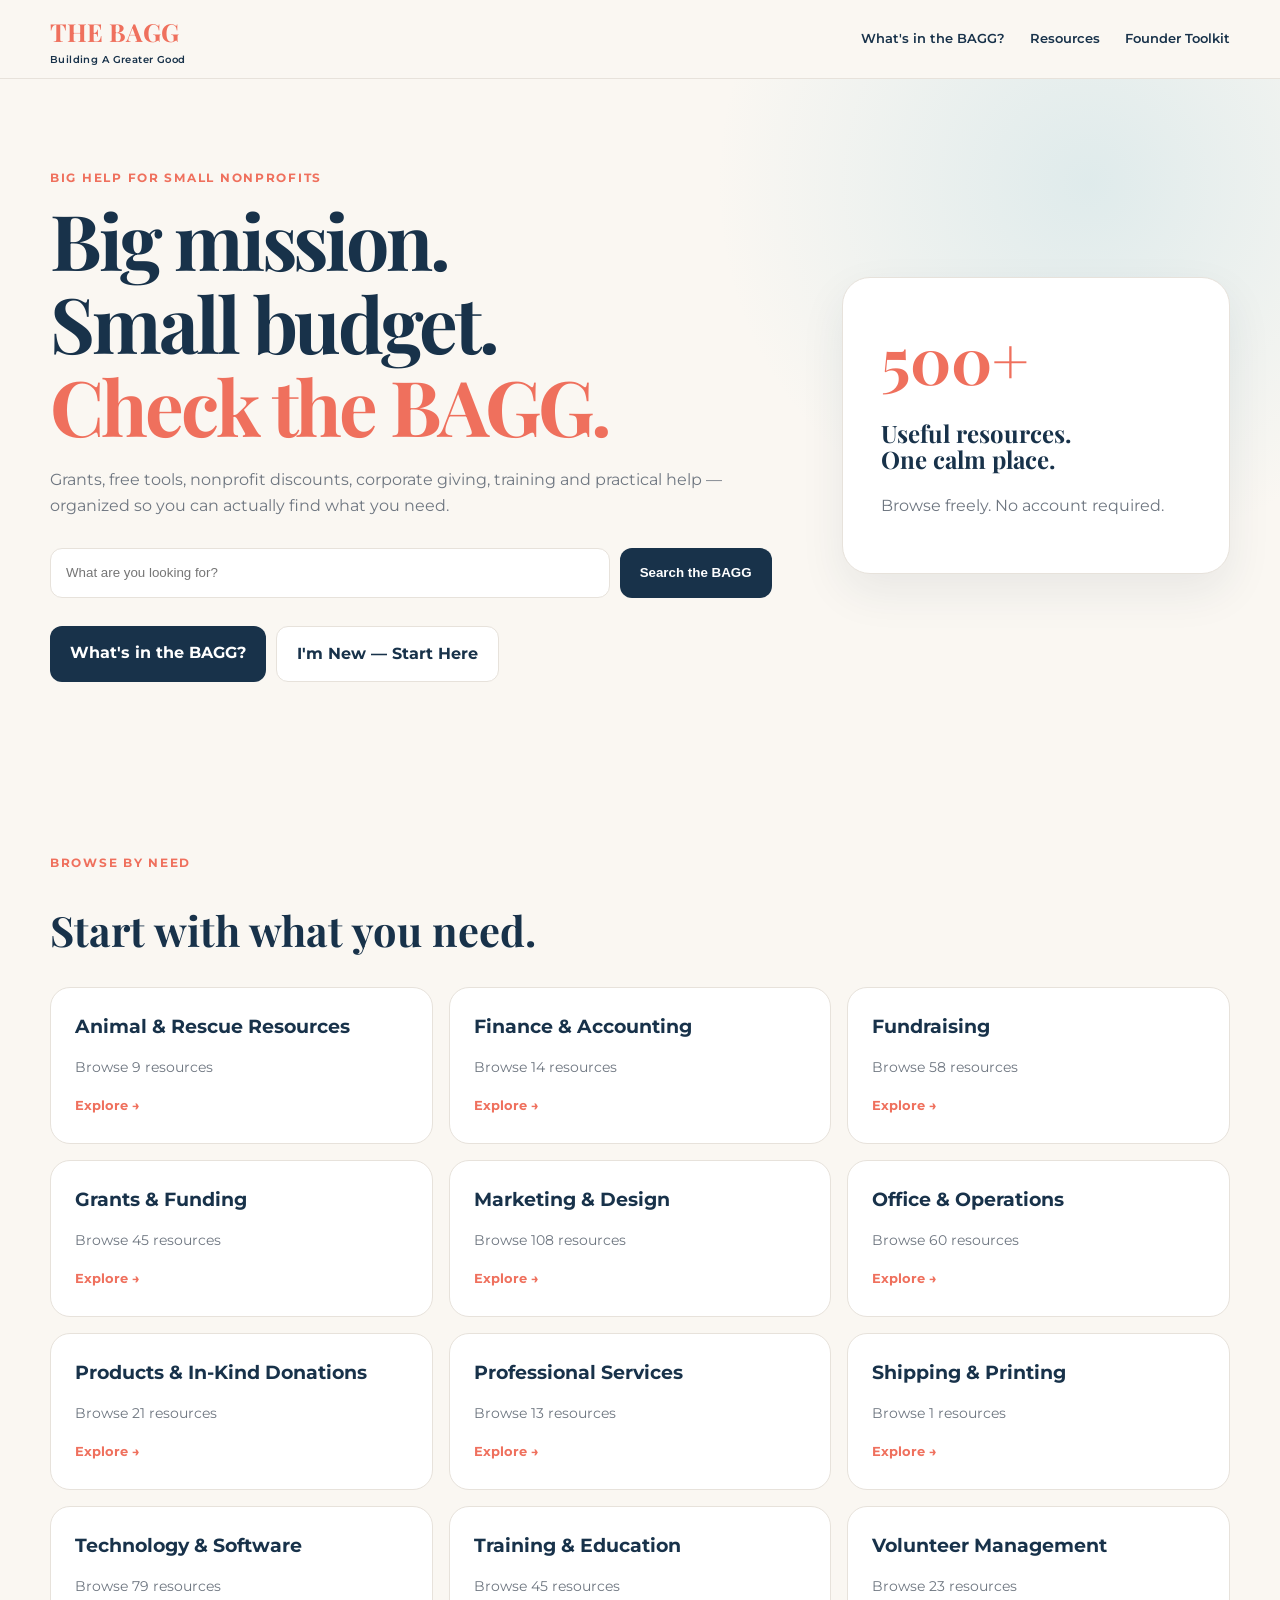
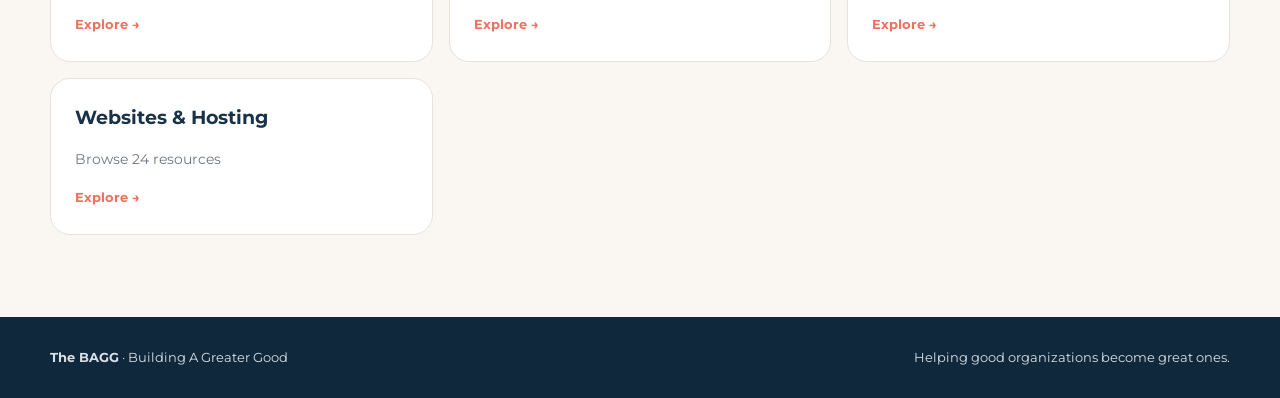
<file: index.html>
<!doctype html><html><head><title>The BAGG | Building A Greater Good</title><meta charset="UTF-8"><meta name="viewport" content="width=device-width,initial-scale=1">
<link rel="preconnect" href="https://fonts.googleapis.com"><link rel="preconnect" href="https://fonts.gstatic.com" crossorigin>
<link href="https://fonts.googleapis.com/css2?family=Montserrat:wght@400;500;600;700&family=Playfair+Display:wght@600;700&display=swap" rel="stylesheet">
<link rel="stylesheet" href="styles.css"></head><body><header><div class="wrap nav"><a class="logo" href="index.html">THE BAGG<small>Building A Greater Good</small></a>
<nav><a href="browse.html">What's in the BAGG?</a><a href="browse.html">Resources</a><a href="founders.html">Founder Toolkit</a></nav></div></header>
<main><section class="hero"><div class="wrap hero-grid"><div><div class="eyebrow">BIG HELP FOR SMALL NONPROFITS</div>
<h1>Big mission.<br>Small budget.<br><em>Check the BAGG.</em></h1>
<p>Grants, free tools, nonprofit discounts, corporate giving, training and practical help — organized so you can actually find what you need.</p>
<form class="searchbar" action="browse.html"><input name="q" placeholder="What are you looking for?"><button>Search the BAGG</button></form>
<div class="actions"><a class="btn" href="browse.html">What's in the BAGG?</a><a class="btn ghost" href="founders.html">I'm New — Start Here</a></div></div>
<aside class="calm-card"><span class="big">500+</span><h2>Useful resources.<br>One calm place.</h2><p>Browse freely. No account required.</p></aside></div></section>
<section class="section"><div class="wrap"><div class="eyebrow">BROWSE BY NEED</div><h2>Start with what you need.</h2><div class="category-grid"><a class="category-card" href="category.html?category=Animal &amp; Rescue Resources"><h3>Animal &amp; Rescue Resources</h3><p>Browse 9 resources</p><span>Explore →</span></a>
<a class="category-card" href="category.html?category=Finance &amp; Accounting"><h3>Finance &amp; Accounting</h3><p>Browse 14 resources</p><span>Explore →</span></a>
<a class="category-card" href="category.html?category=Fundraising"><h3>Fundraising</h3><p>Browse 58 resources</p><span>Explore →</span></a>
<a class="category-card" href="category.html?category=Grants &amp; Funding"><h3>Grants &amp; Funding</h3><p>Browse 45 resources</p><span>Explore →</span></a>
<a class="category-card" href="category.html?category=Marketing &amp; Design"><h3>Marketing &amp; Design</h3><p>Browse 108 resources</p><span>Explore →</span></a>
<a class="category-card" href="category.html?category=Office &amp; Operations"><h3>Office &amp; Operations</h3><p>Browse 60 resources</p><span>Explore →</span></a>
<a class="category-card" href="category.html?category=Products &amp; In-Kind Donations"><h3>Products &amp; In-Kind Donations</h3><p>Browse 21 resources</p><span>Explore →</span></a>
<a class="category-card" href="category.html?category=Professional Services"><h3>Professional Services</h3><p>Browse 13 resources</p><span>Explore →</span></a>
<a class="category-card" href="category.html?category=Shipping &amp; Printing"><h3>Shipping &amp; Printing</h3><p>Browse 1 resources</p><span>Explore →</span></a>
<a class="category-card" href="category.html?category=Technology &amp; Software"><h3>Technology &amp; Software</h3><p>Browse 79 resources</p><span>Explore →</span></a>
<a class="category-card" href="category.html?category=Training &amp; Education"><h3>Training &amp; Education</h3><p>Browse 45 resources</p><span>Explore →</span></a>
<a class="category-card" href="category.html?category=Volunteer Management"><h3>Volunteer Management</h3><p>Browse 23 resources</p><span>Explore →</span></a>
<a class="category-card" href="category.html?category=Websites &amp; Hosting"><h3>Websites &amp; Hosting</h3><p>Browse 24 resources</p><span>Explore →</span></a></div></div></section></main>
<footer><div class="wrap"><strong>The BAGG</strong> · Building A Greater Good <span>Helping good organizations become great ones.</span></div></footer></body></html>
</file>
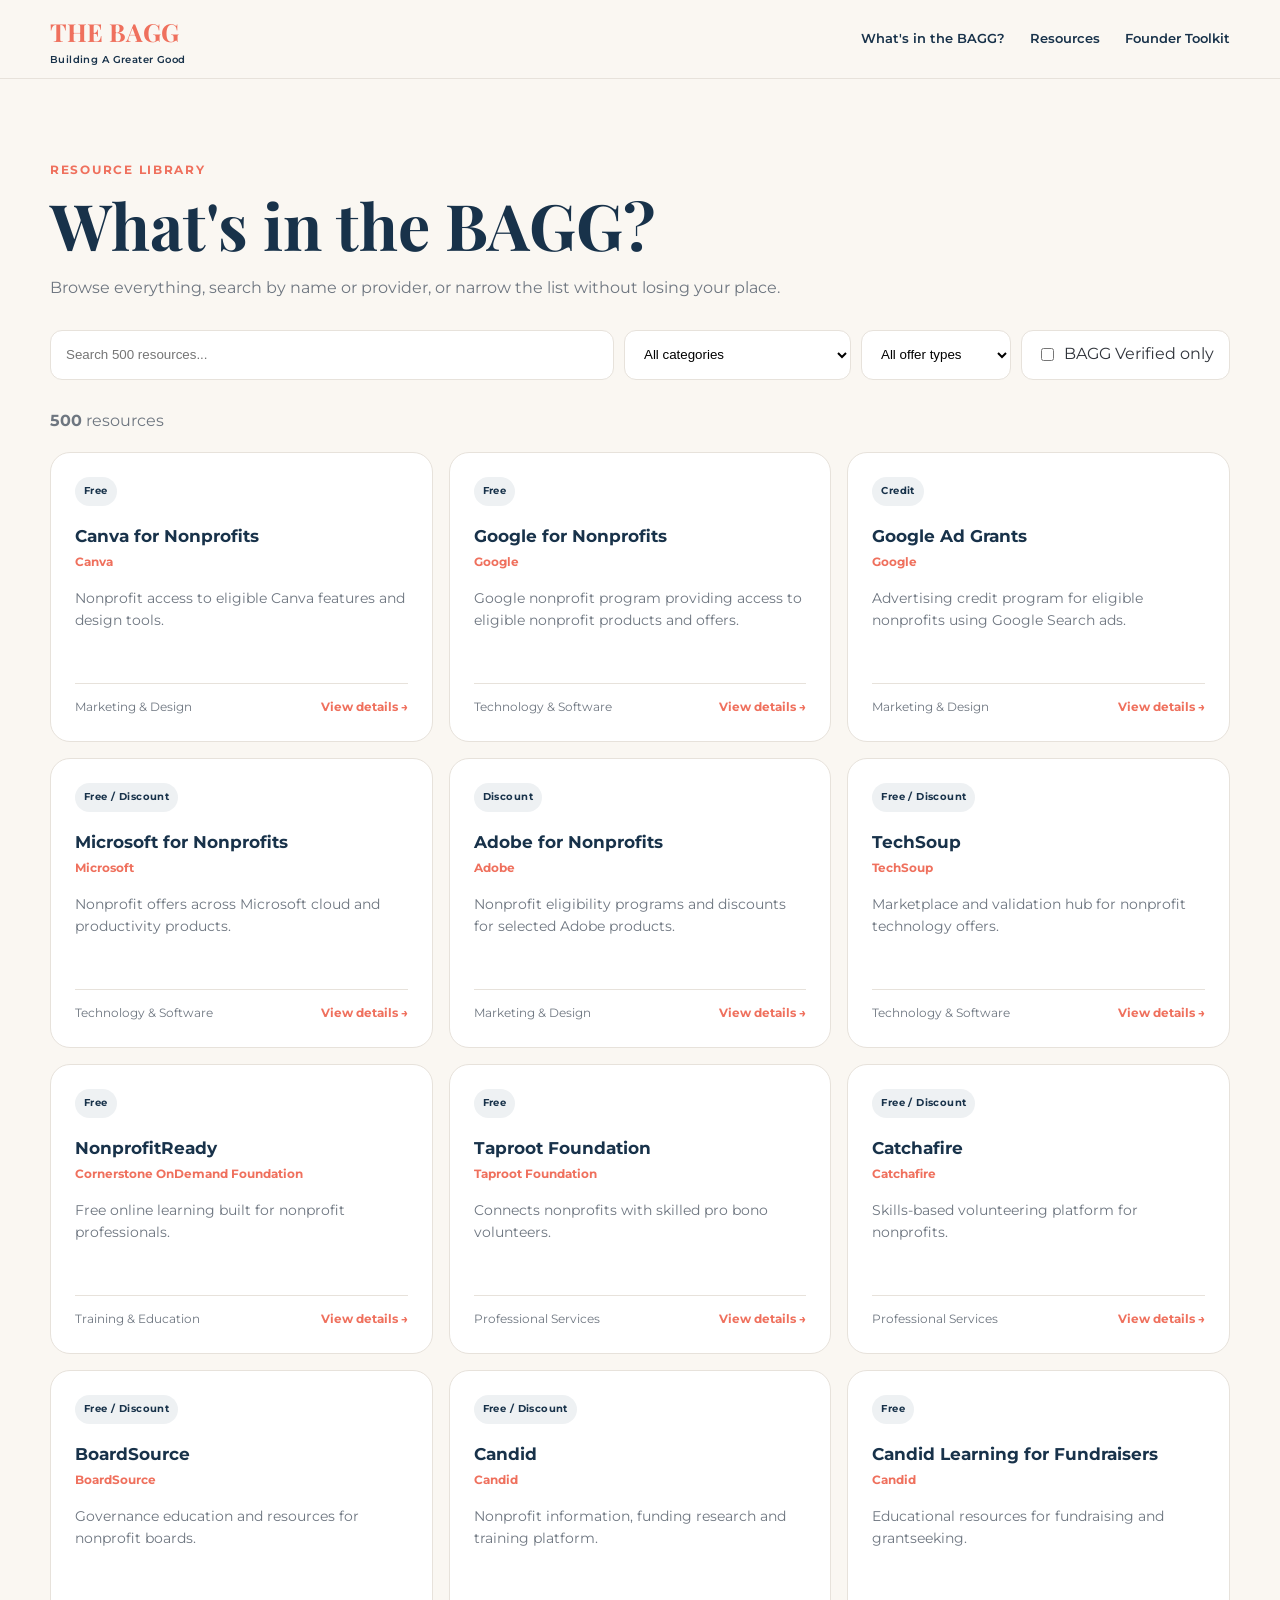
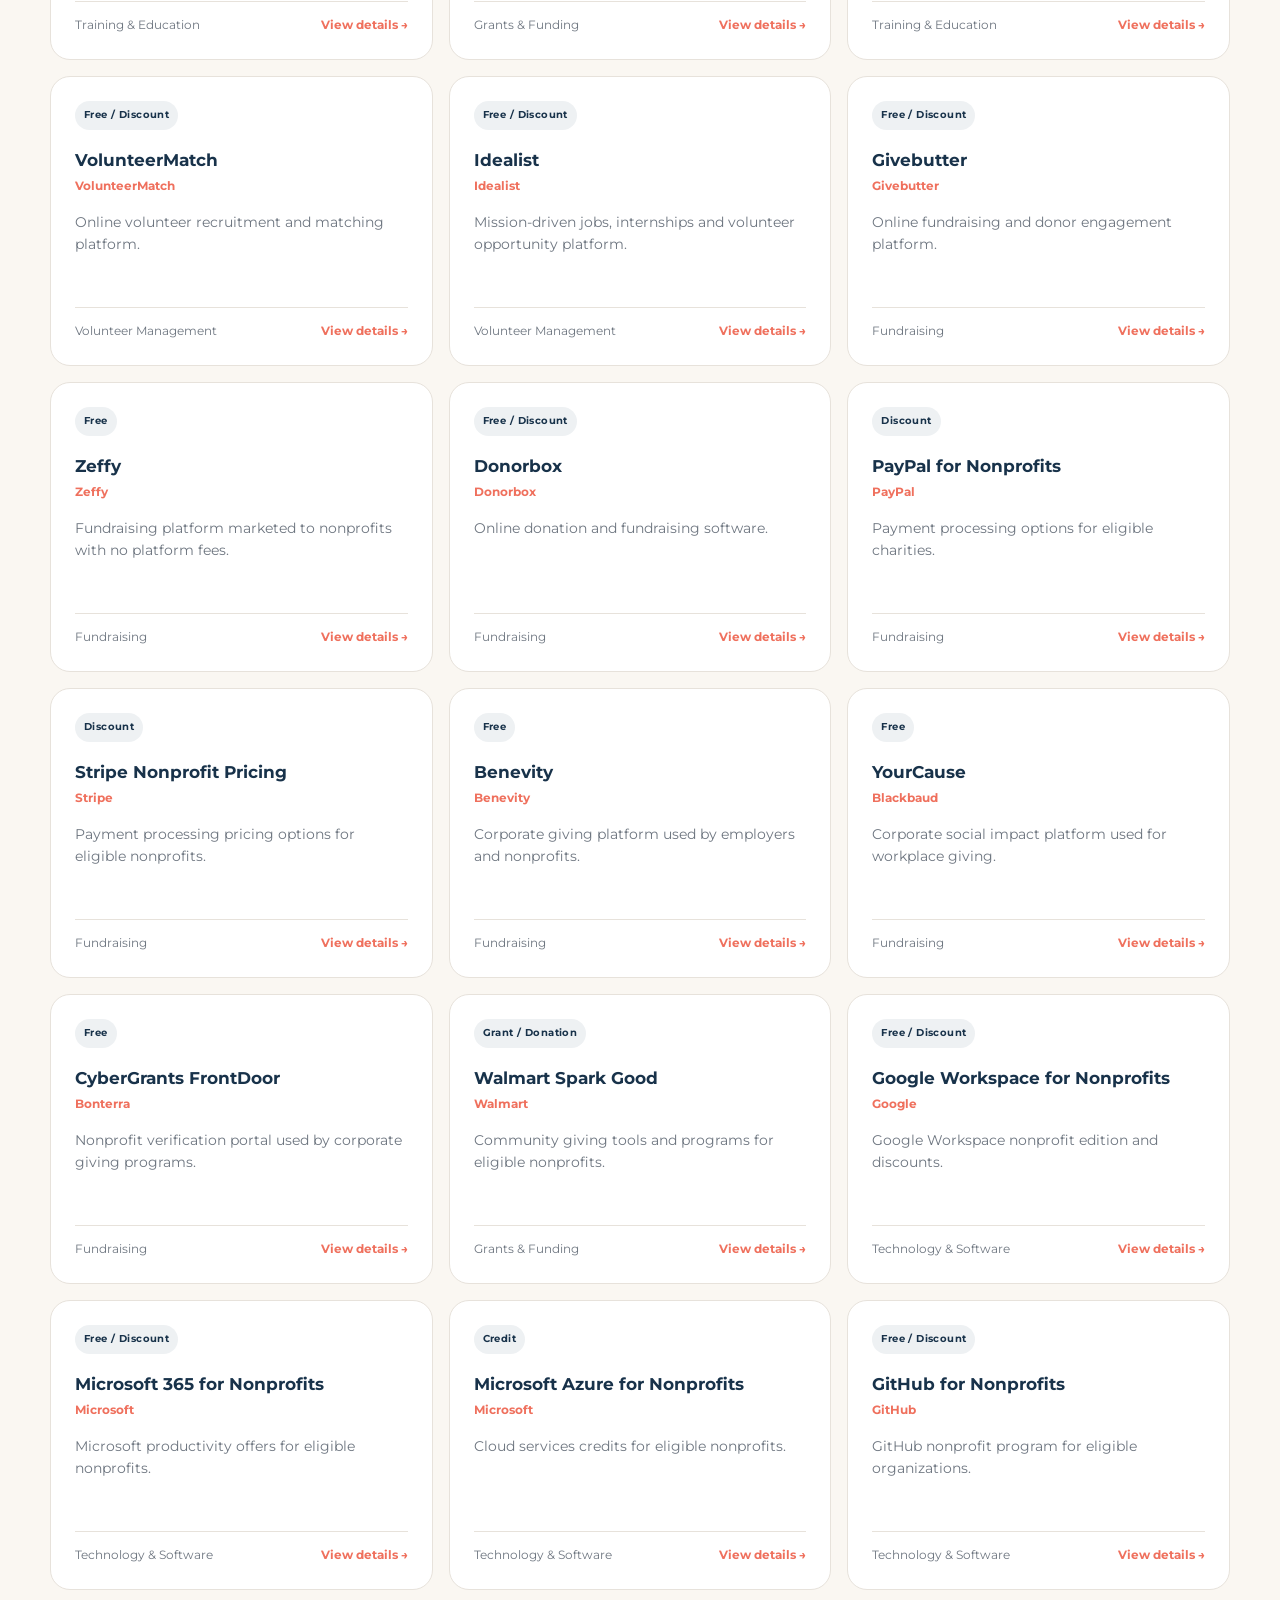
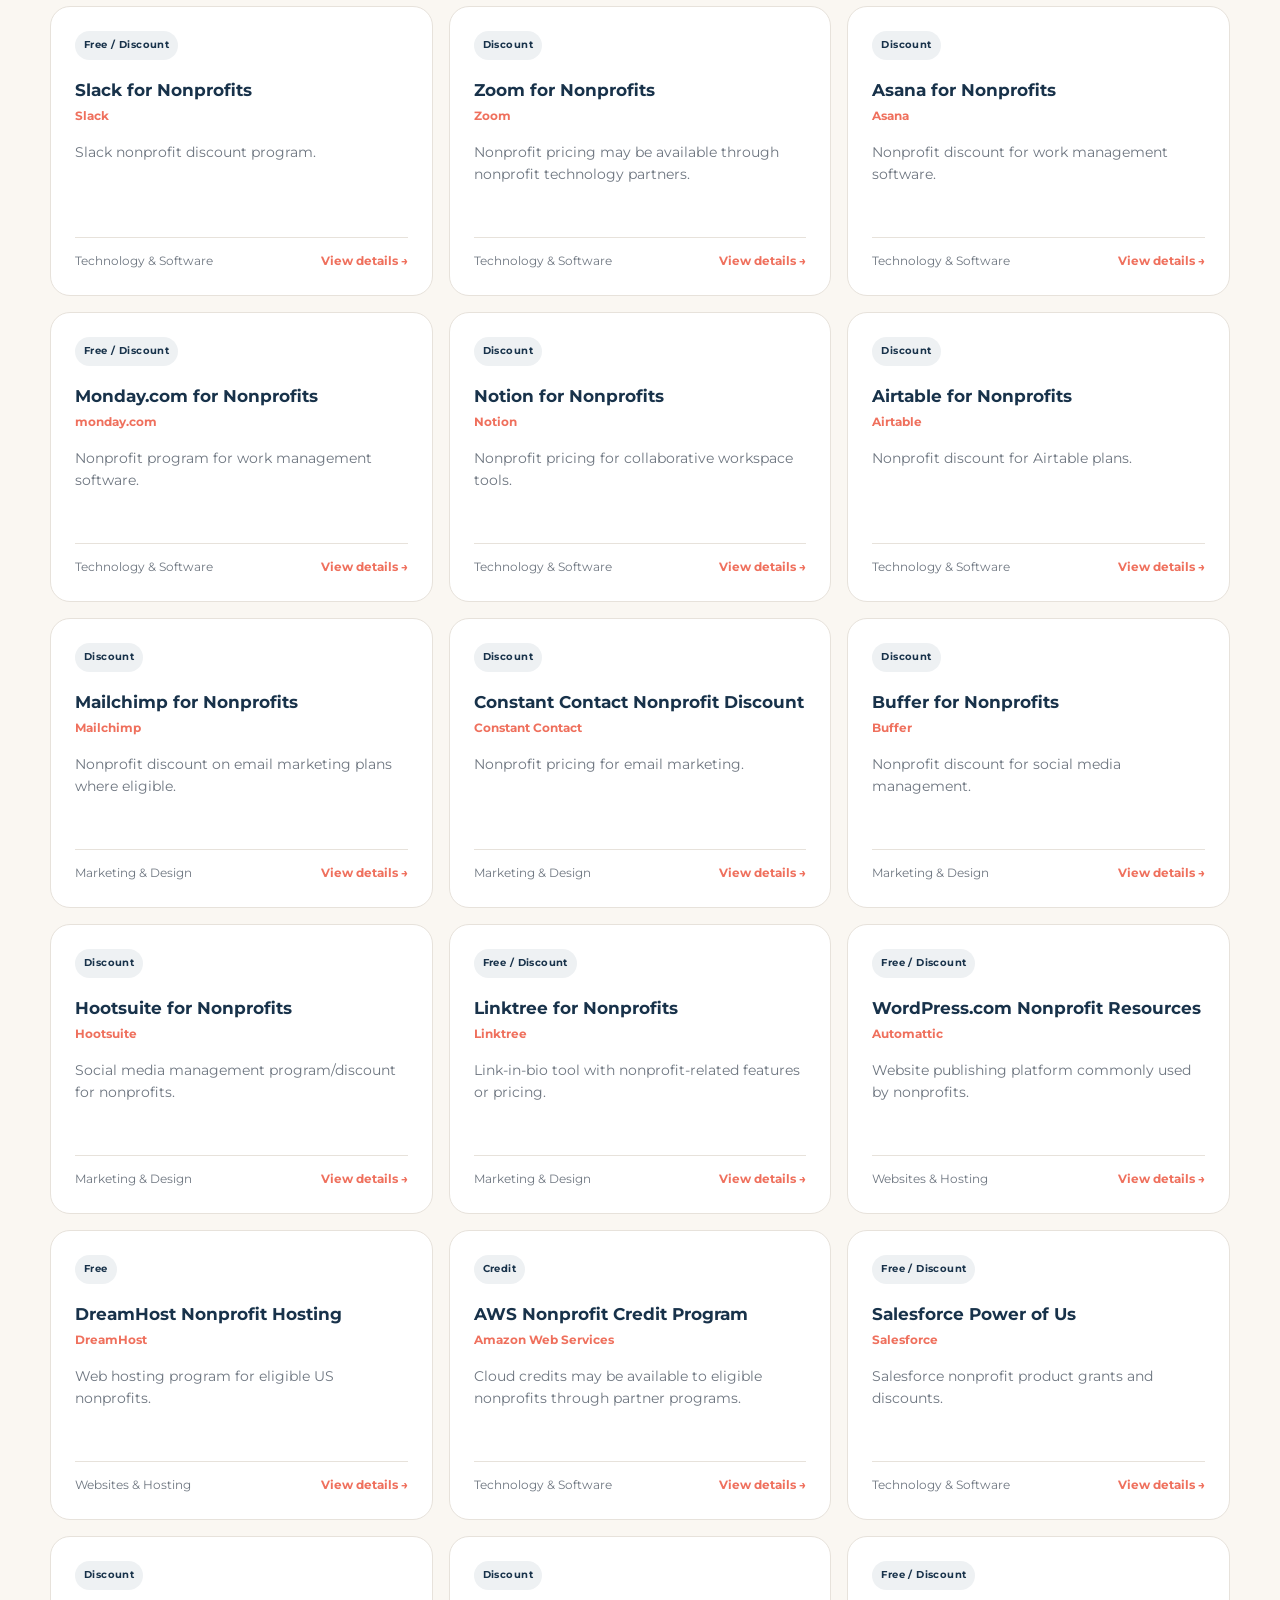
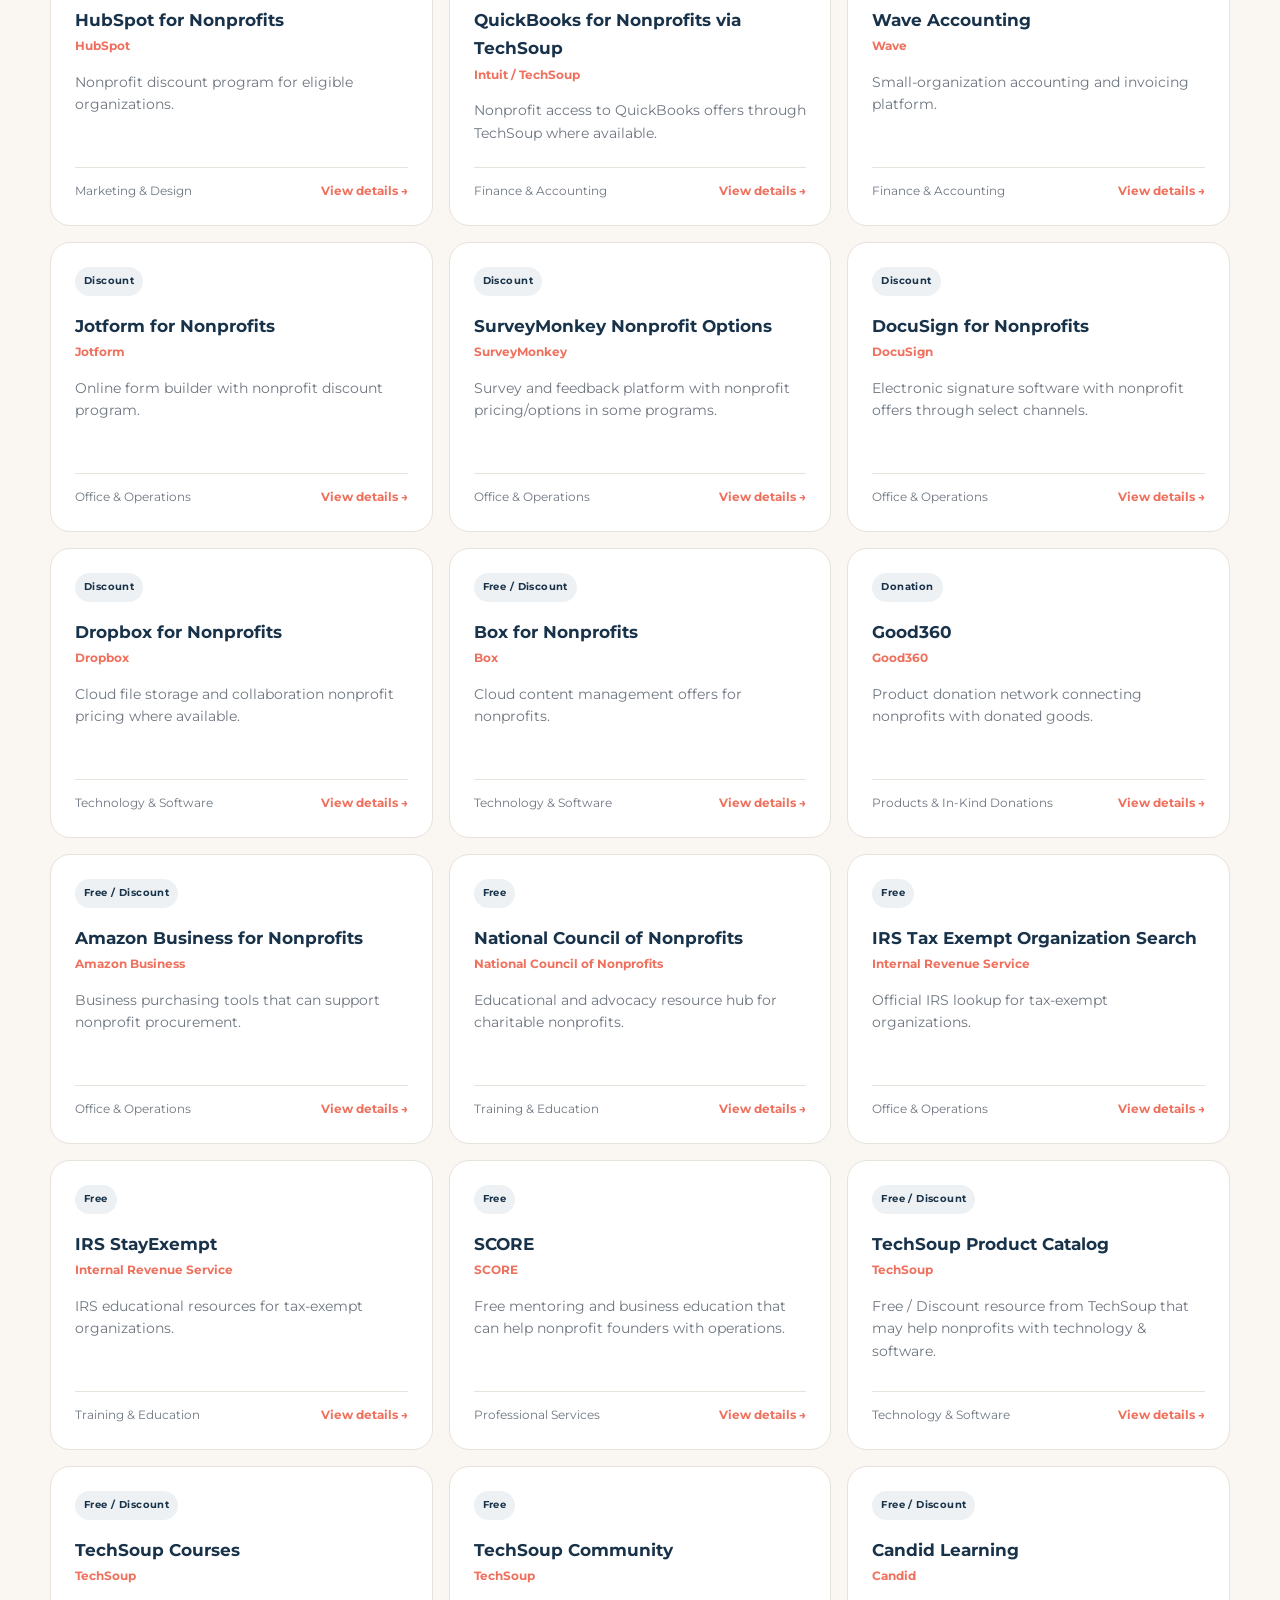
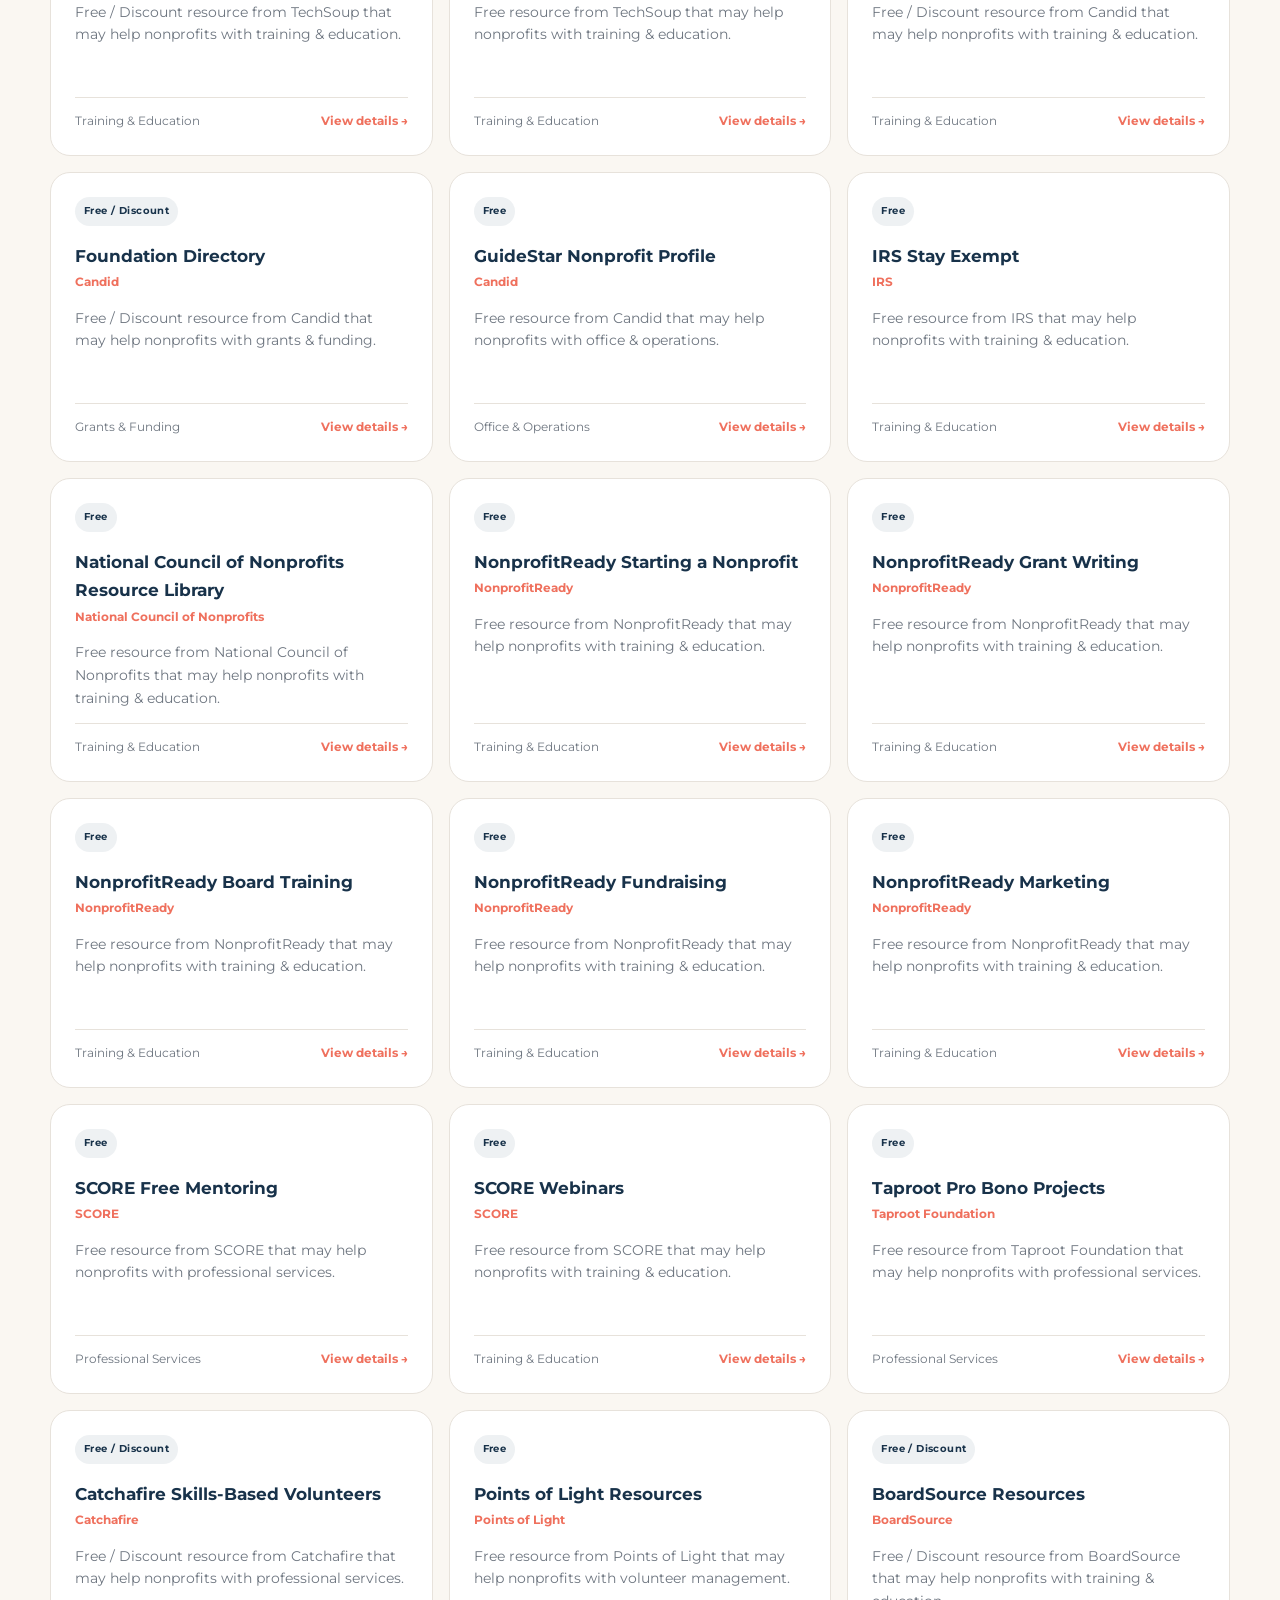
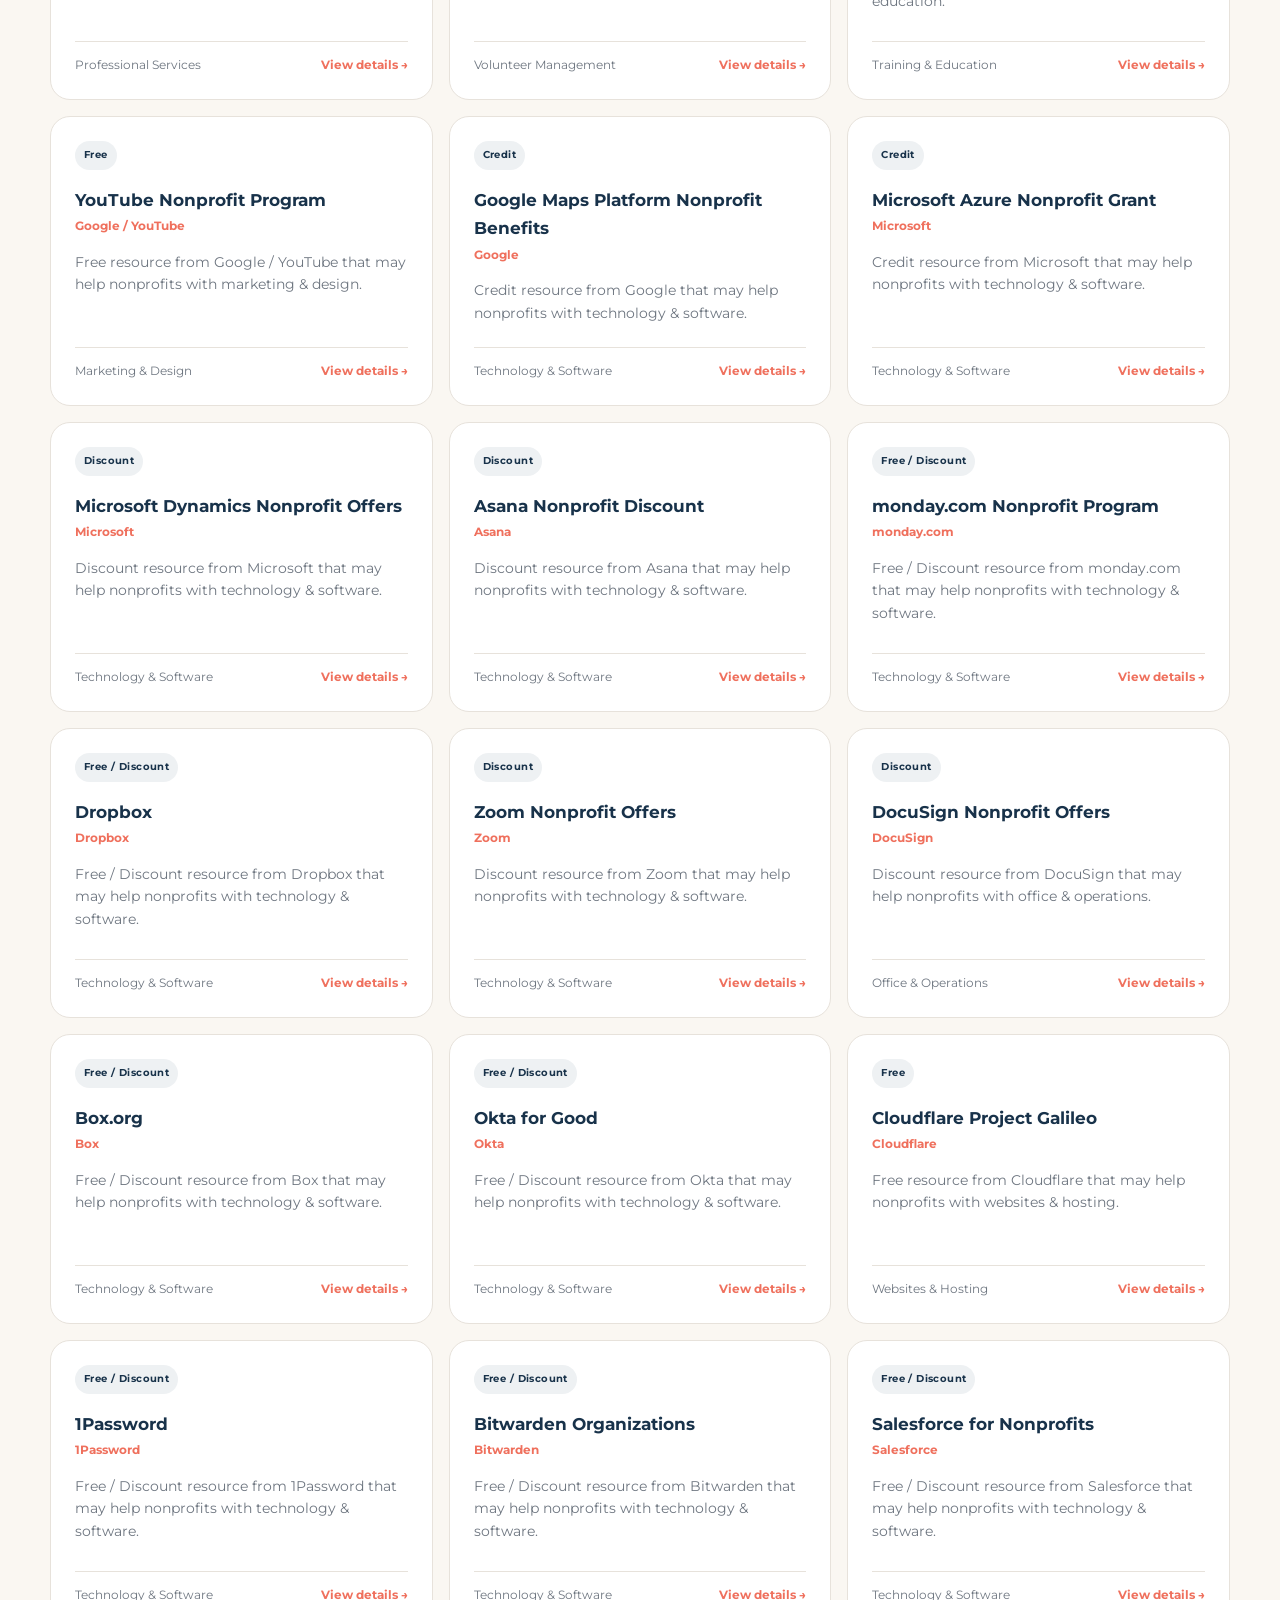
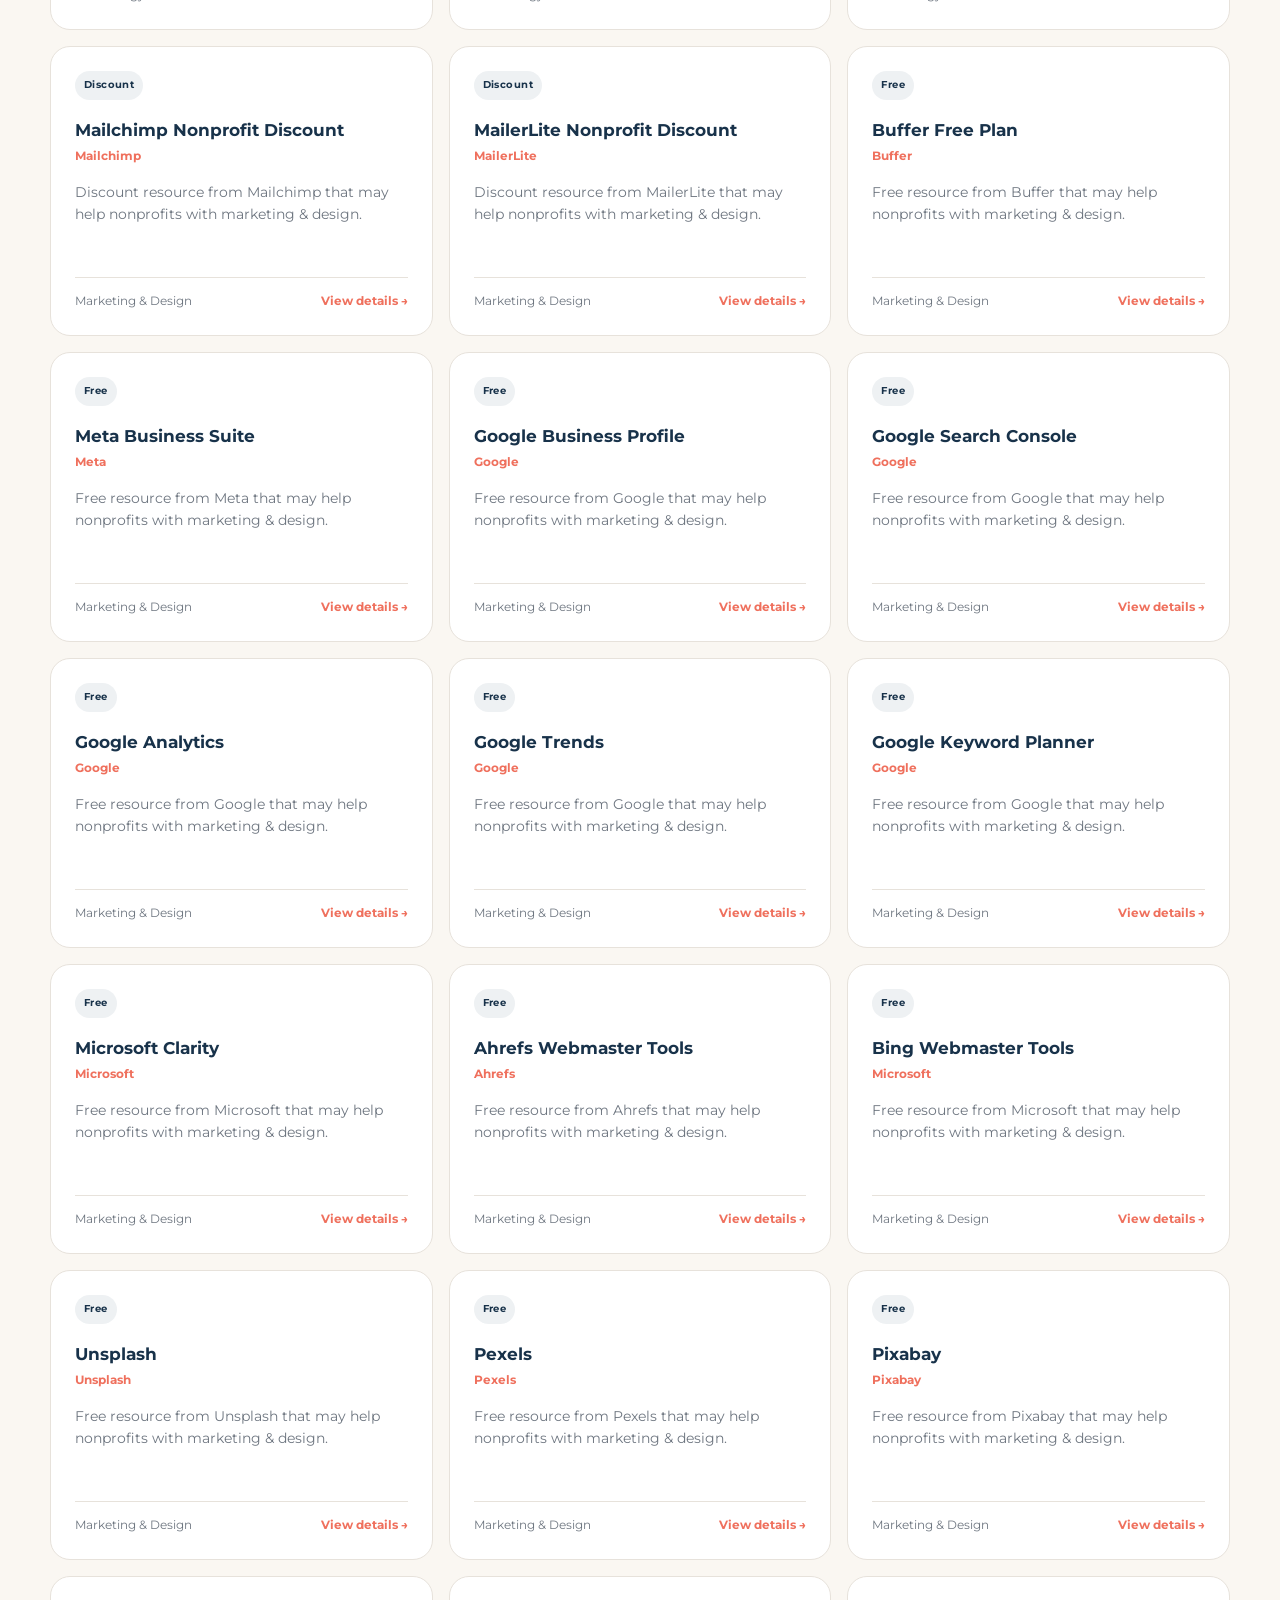
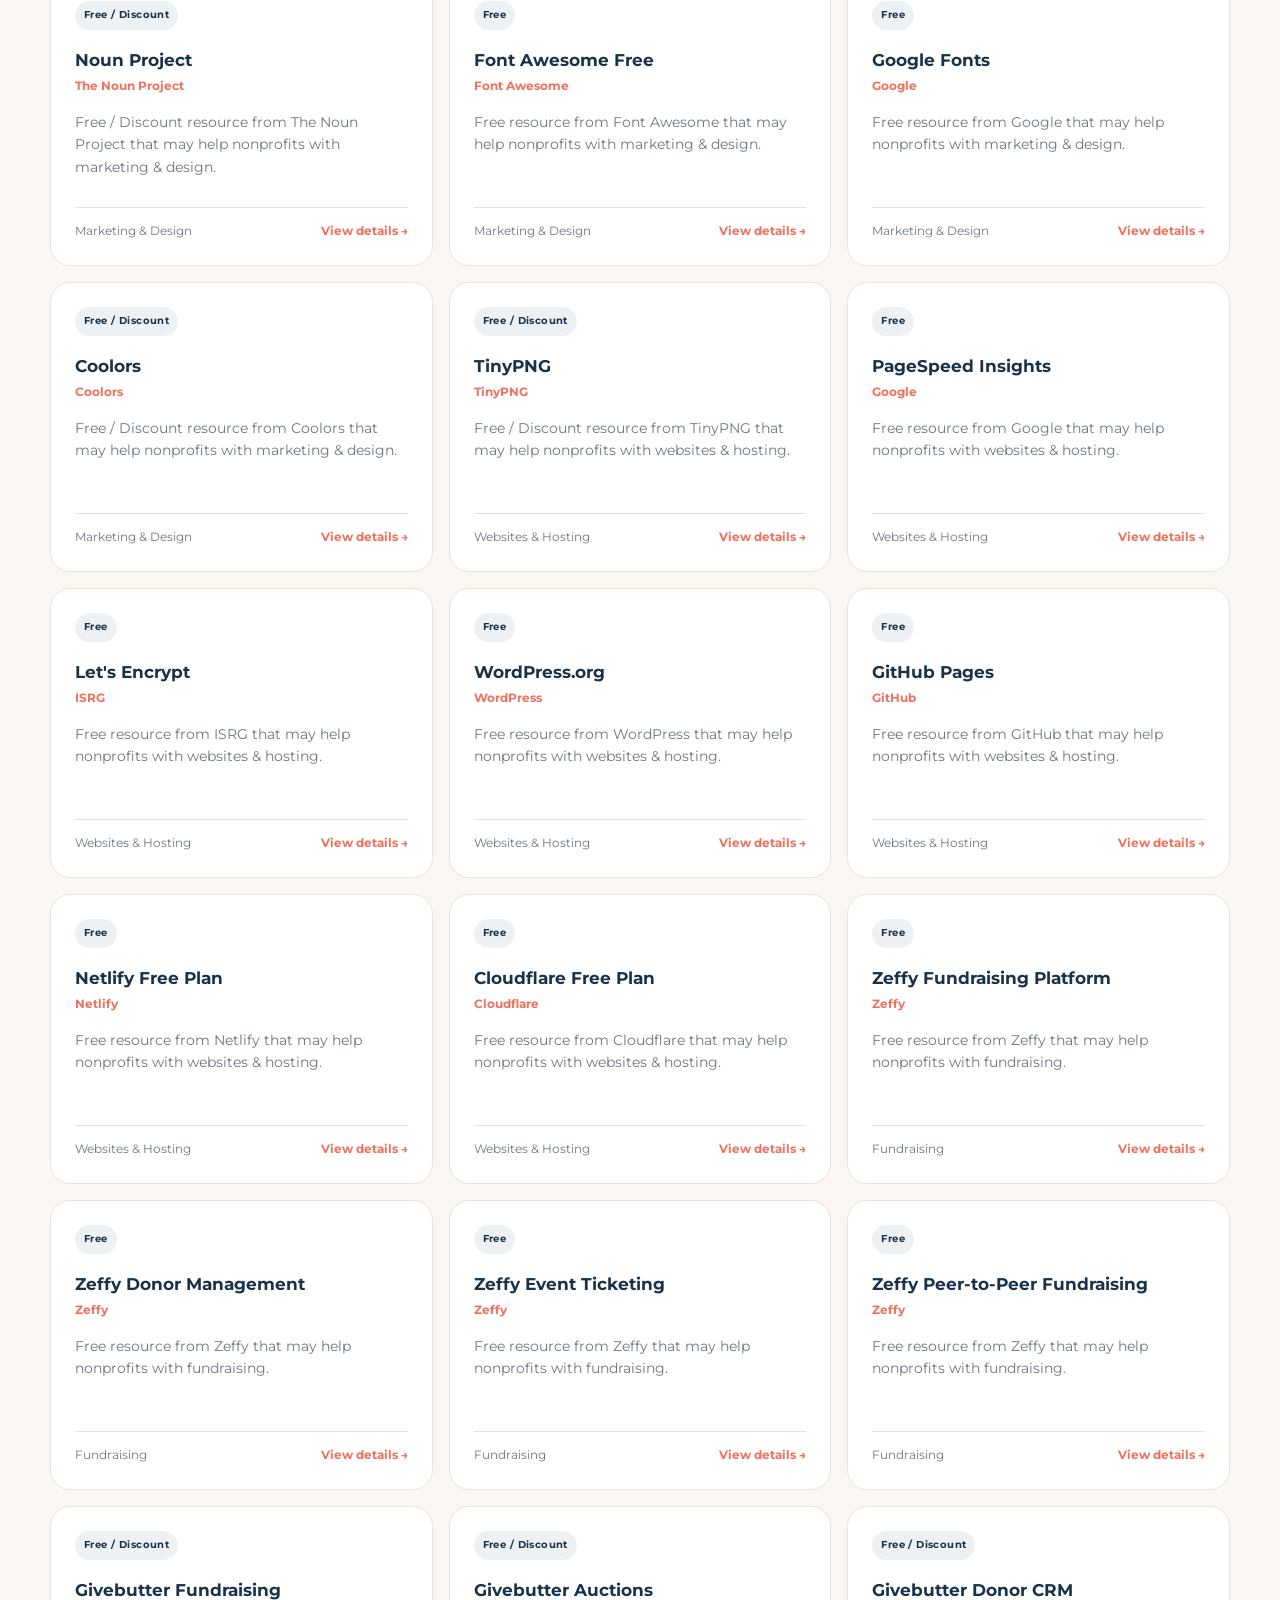
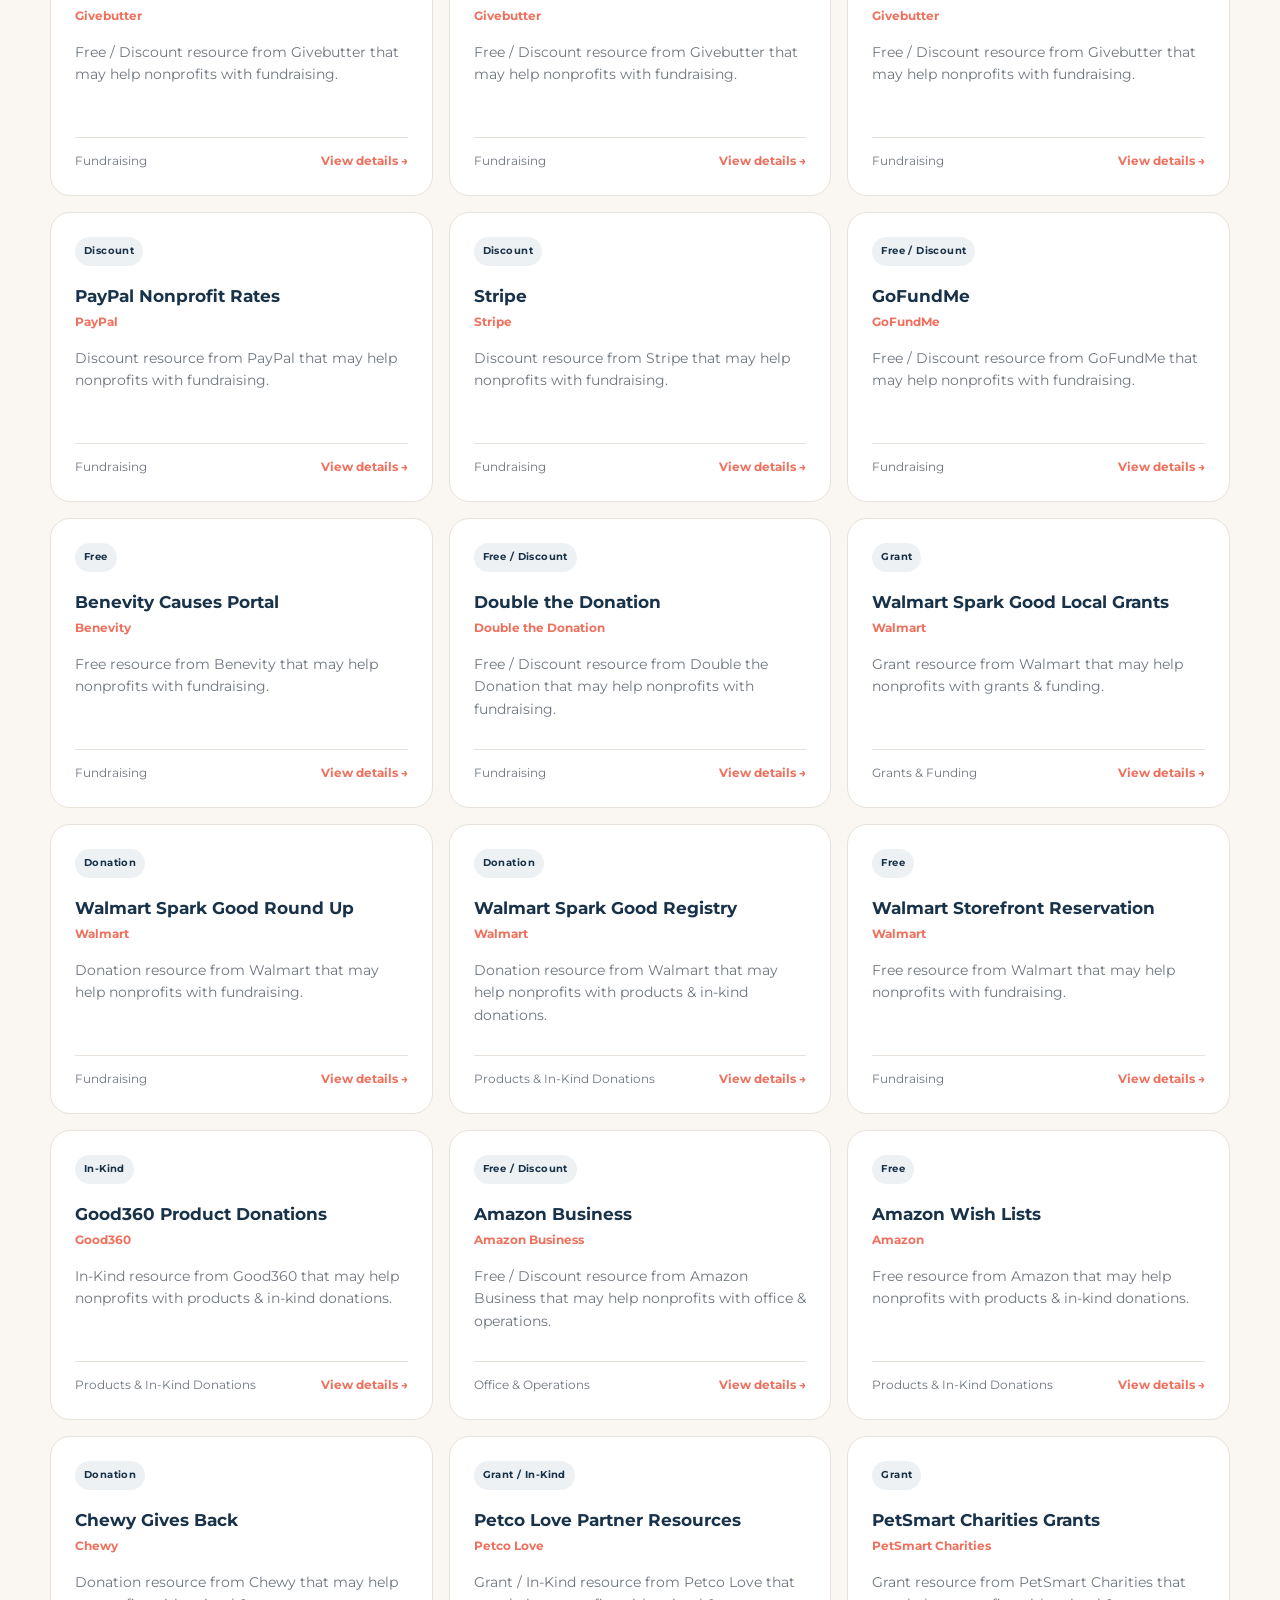
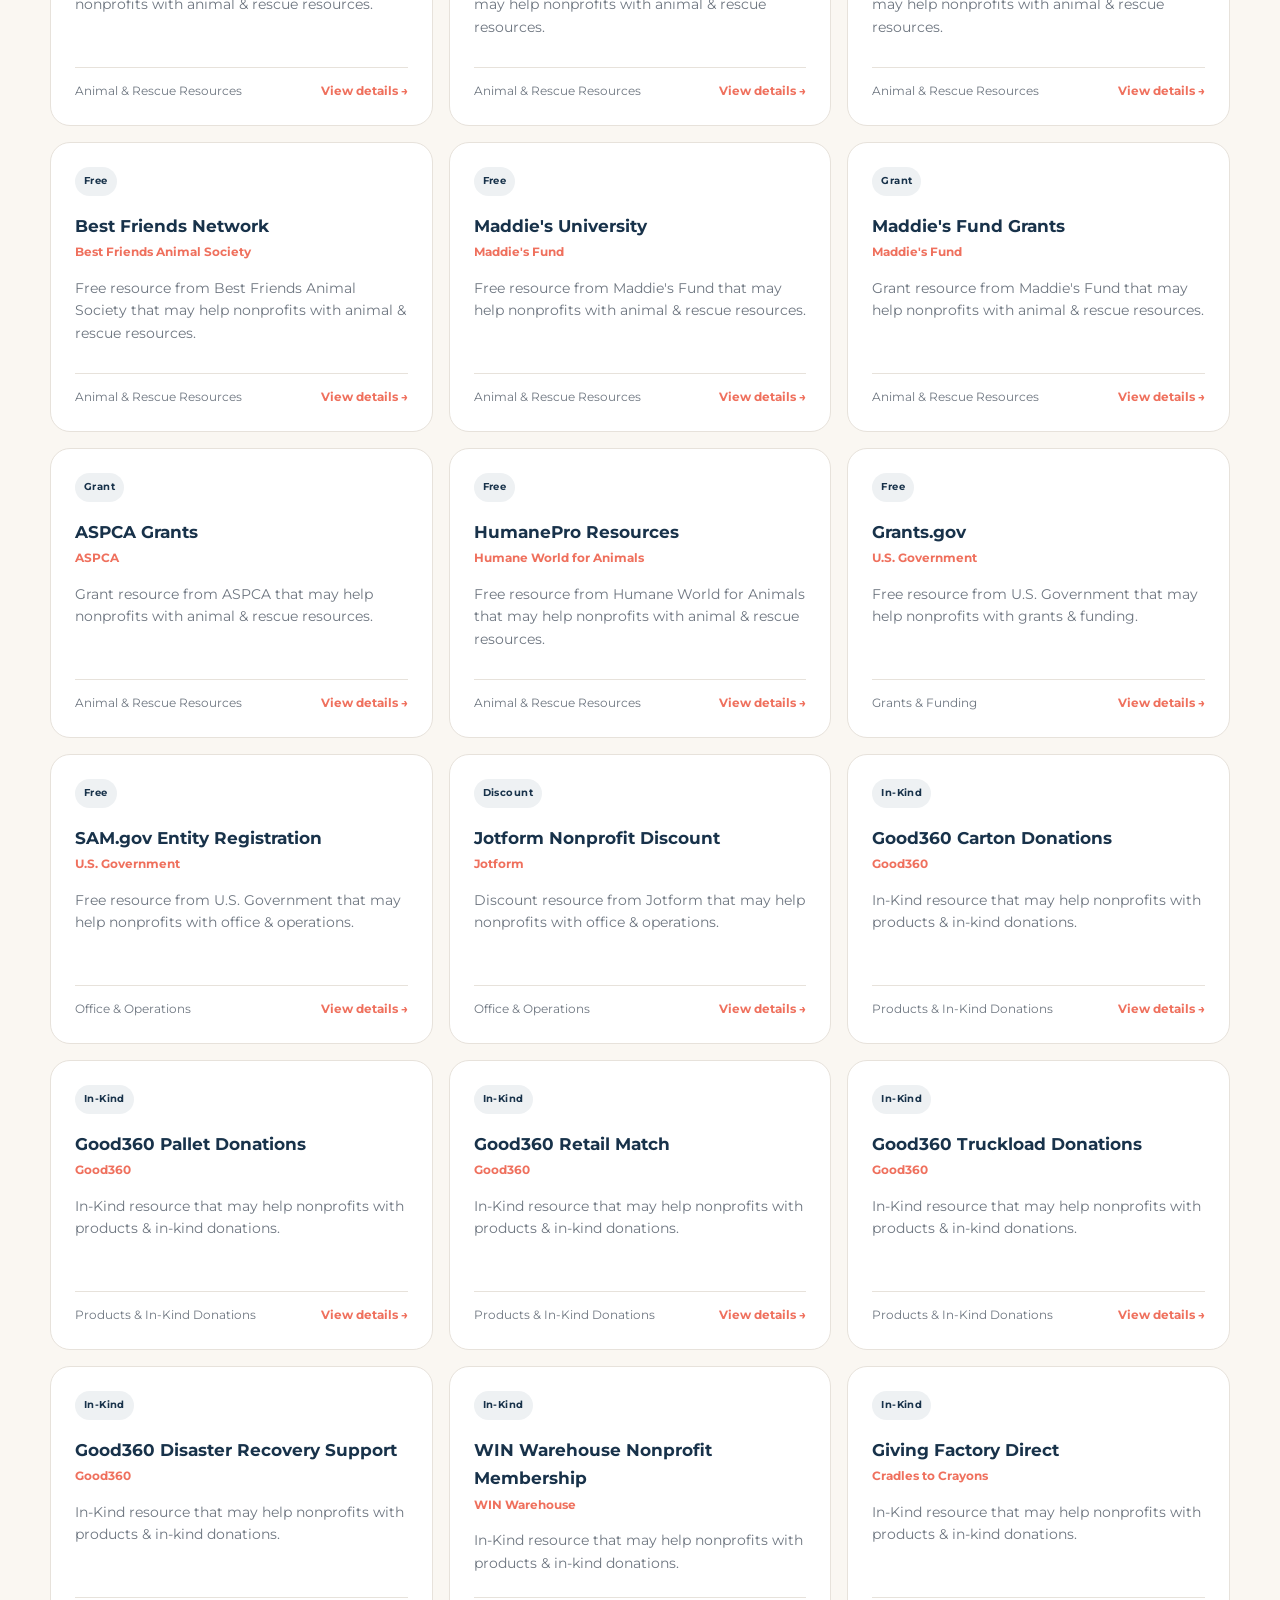
<file: browse.html>
<!doctype html><html><head><title>What's in the BAGG?</title><meta charset="UTF-8"><meta name="viewport" content="width=device-width,initial-scale=1">
<link rel="preconnect" href="https://fonts.googleapis.com"><link rel="preconnect" href="https://fonts.gstatic.com" crossorigin>
<link href="https://fonts.googleapis.com/css2?family=Montserrat:wght@400;500;600;700&family=Playfair+Display:wght@600;700&display=swap" rel="stylesheet">
<link rel="stylesheet" href="styles.css"></head><body><header><div class="wrap nav"><a class="logo" href="index.html">THE BAGG<small>Building A Greater Good</small></a>
<nav><a href="browse.html">What's in the BAGG?</a><a href="browse.html">Resources</a><a href="founders.html">Founder Toolkit</a></nav></div></header>
<main class="section"><div class="wrap"><div class="eyebrow">RESOURCE LIBRARY</div><h1 class="page-title">What's in the BAGG?</h1>
<p class="lede">Browse everything, search by name or provider, or narrow the list without losing your place.</p>
<div class="controls"><input id="search" placeholder="Search 500 resources..."><select id="category"><option value="">All categories</option></select>
<select id="offer"><option value="">All offer types</option></select><label class="check"><input type="checkbox" id="verified"> BAGG Verified only</label></div>
<div class="resultline"><strong id="count">500</strong> resources</div><div id="cards" class="resource-grid"></div></div></main>
<footer><div class="wrap"><strong>The BAGG</strong> · Building A Greater Good</div></footer><script src="resources.js"></script></body></html>
</file>
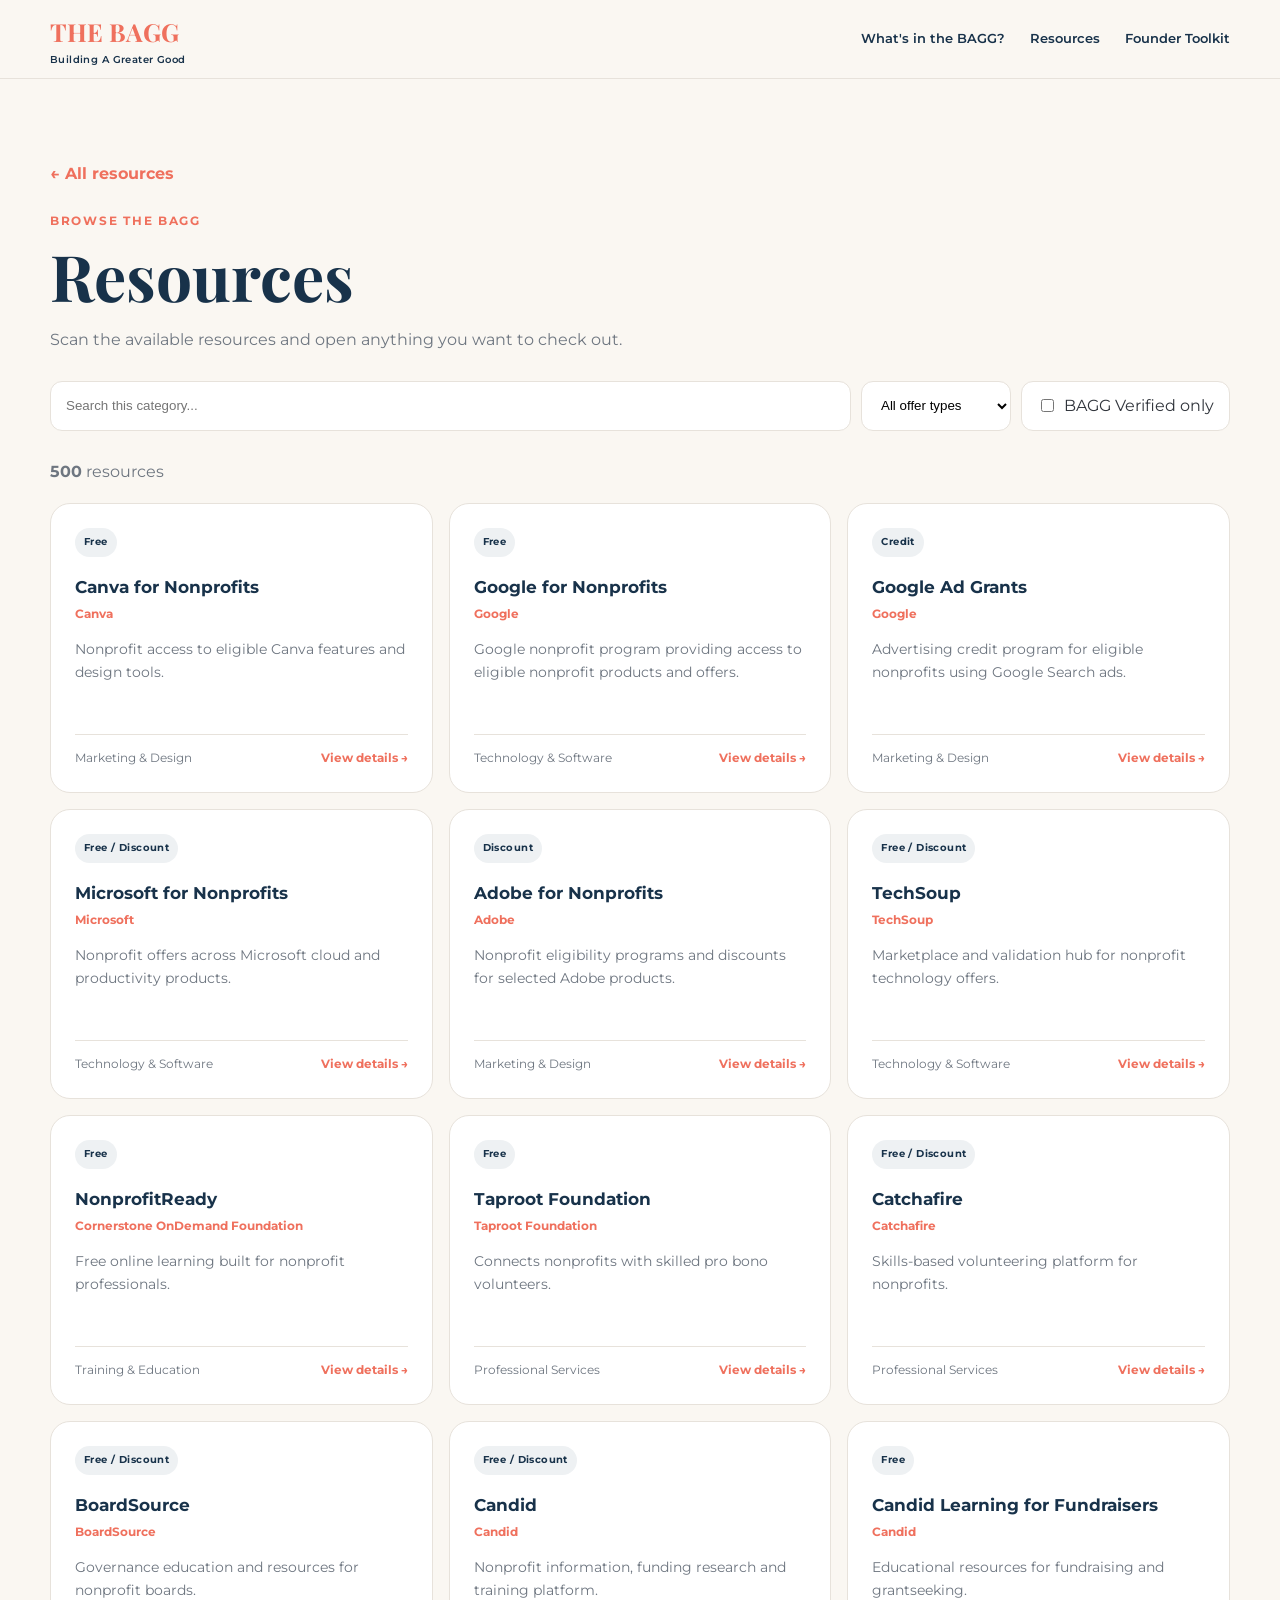
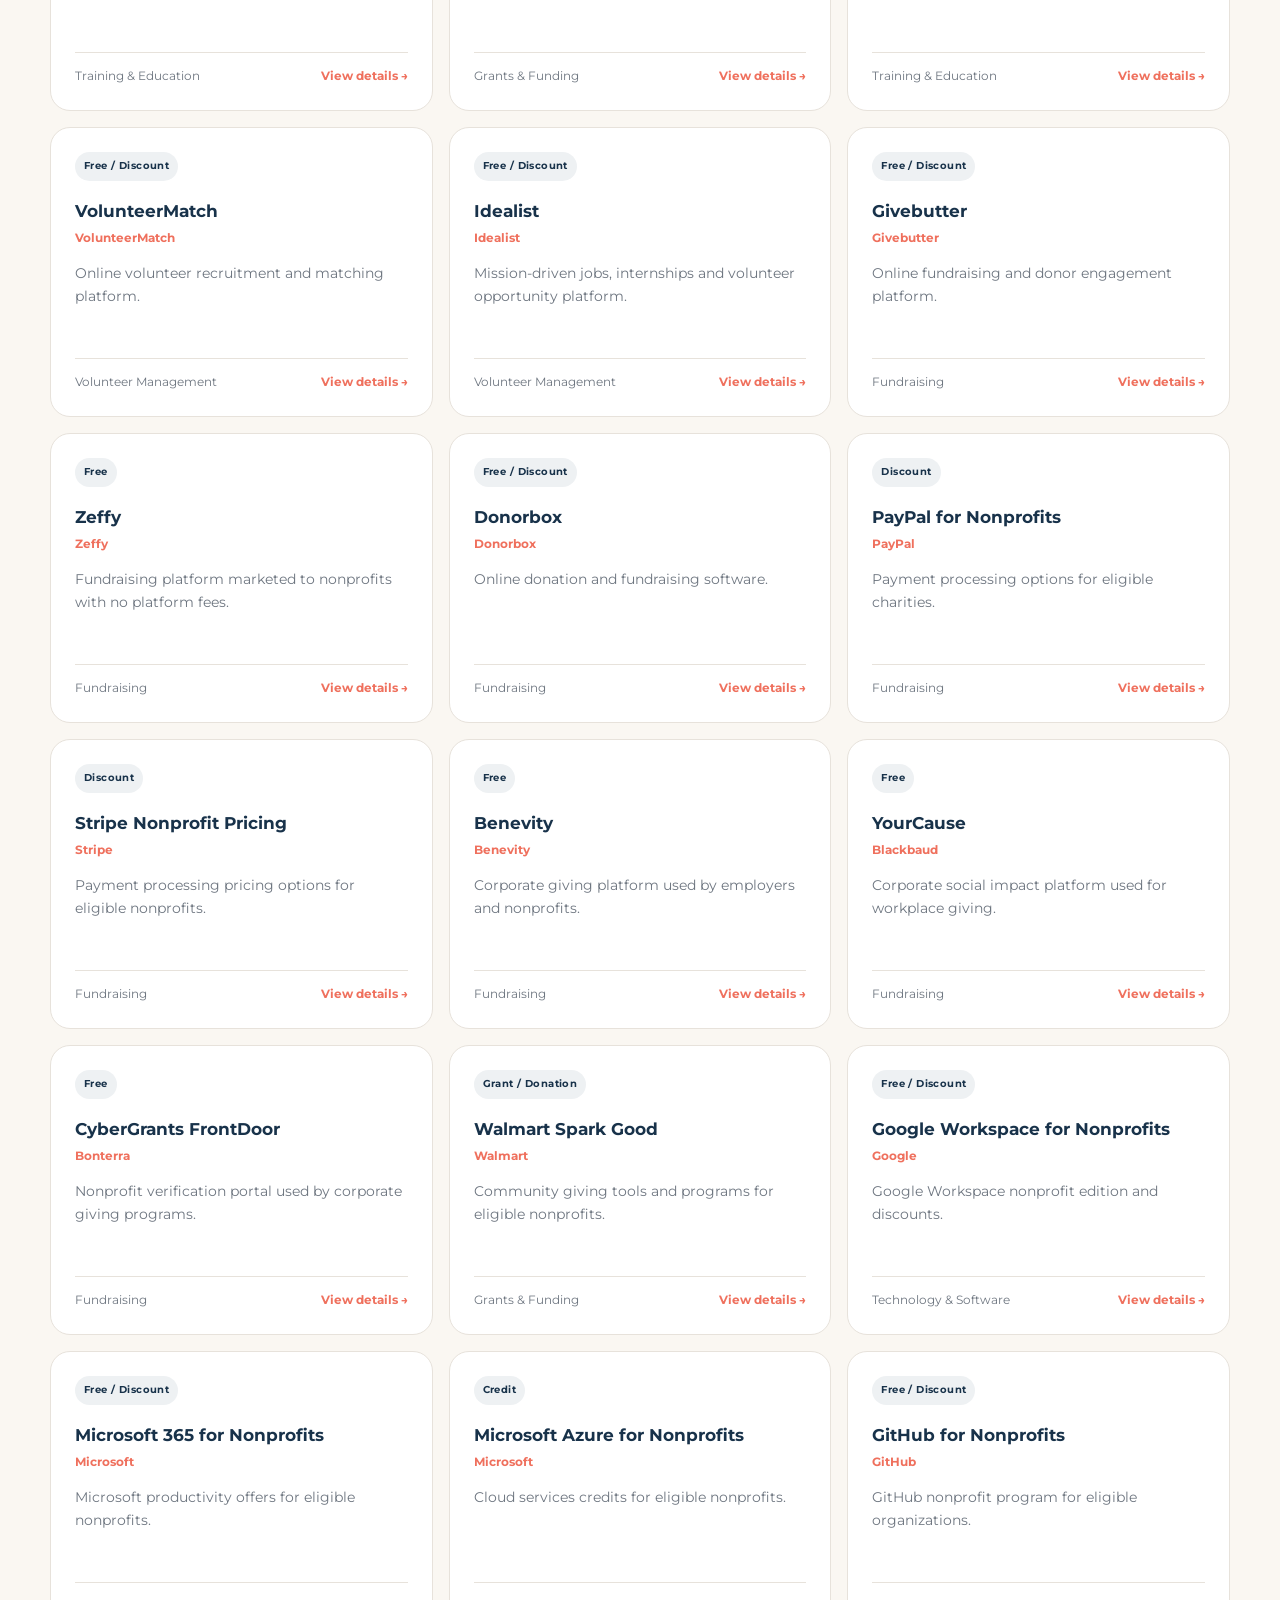
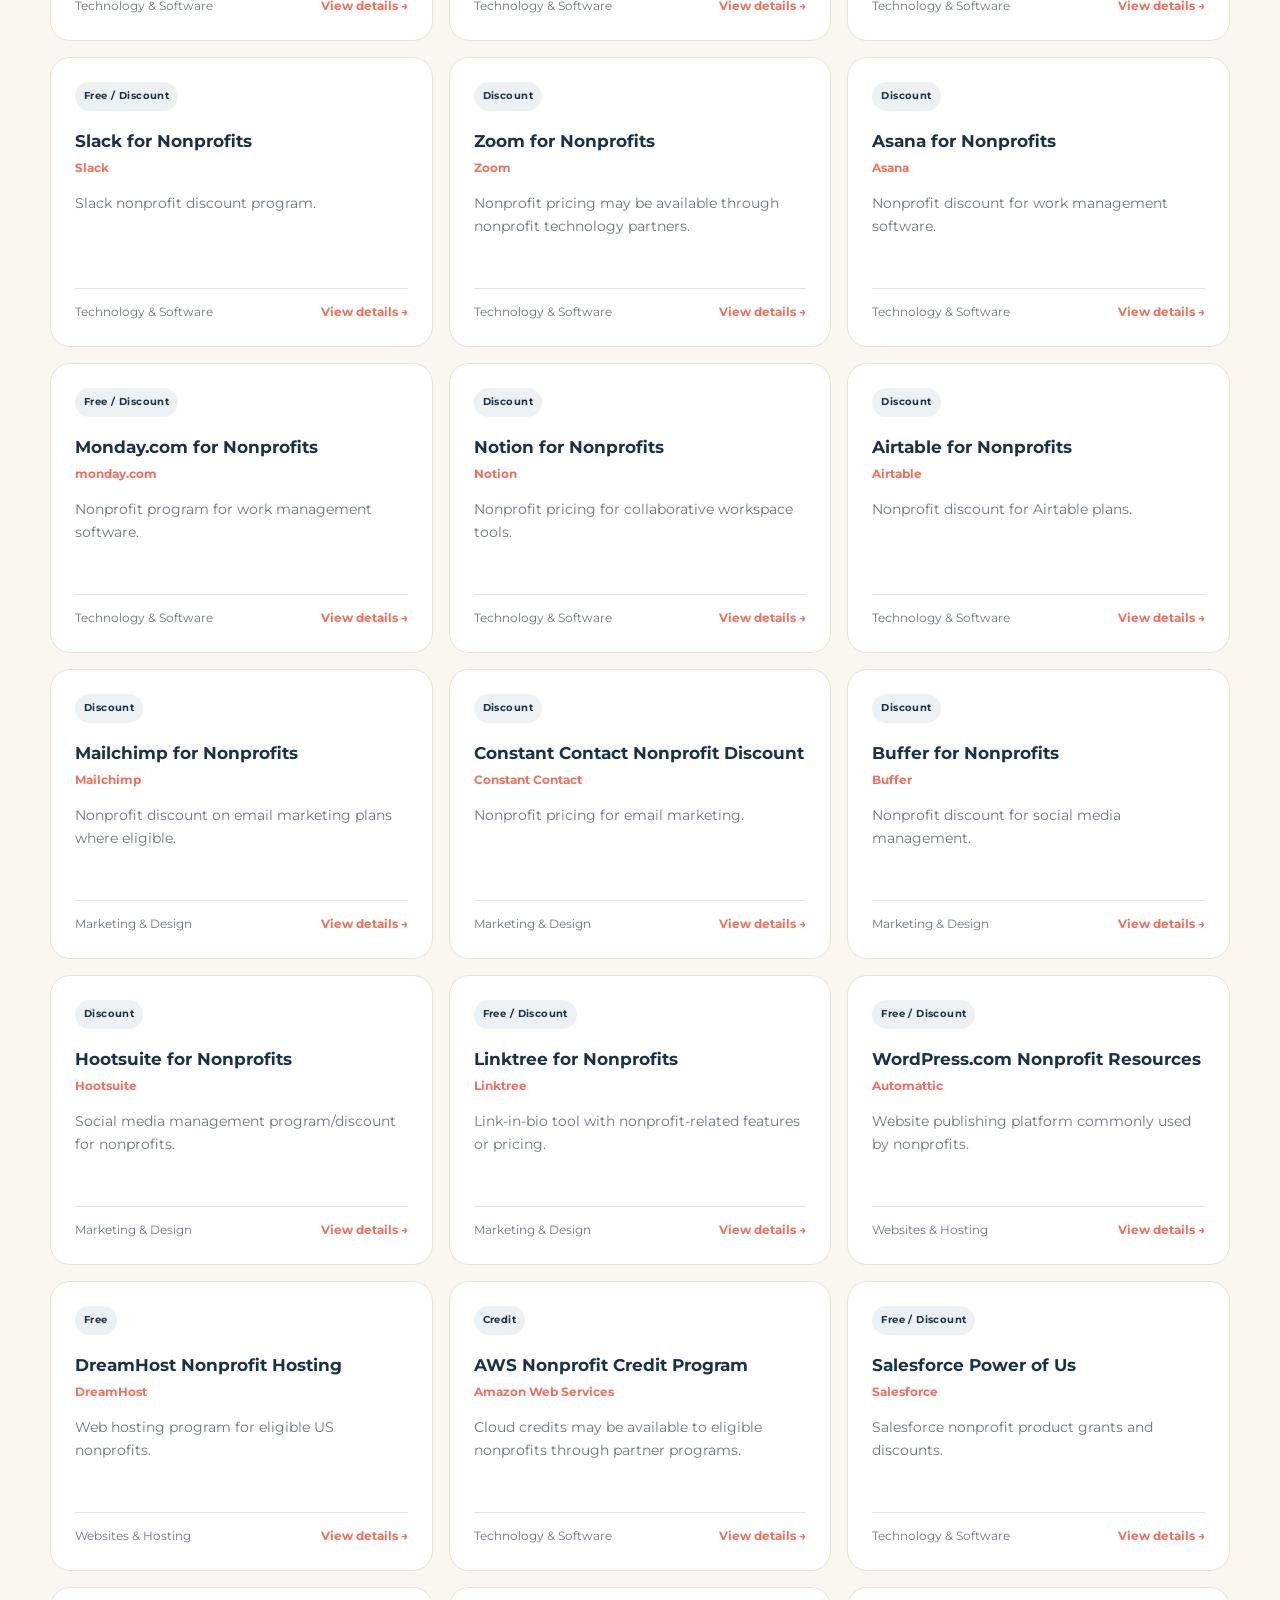
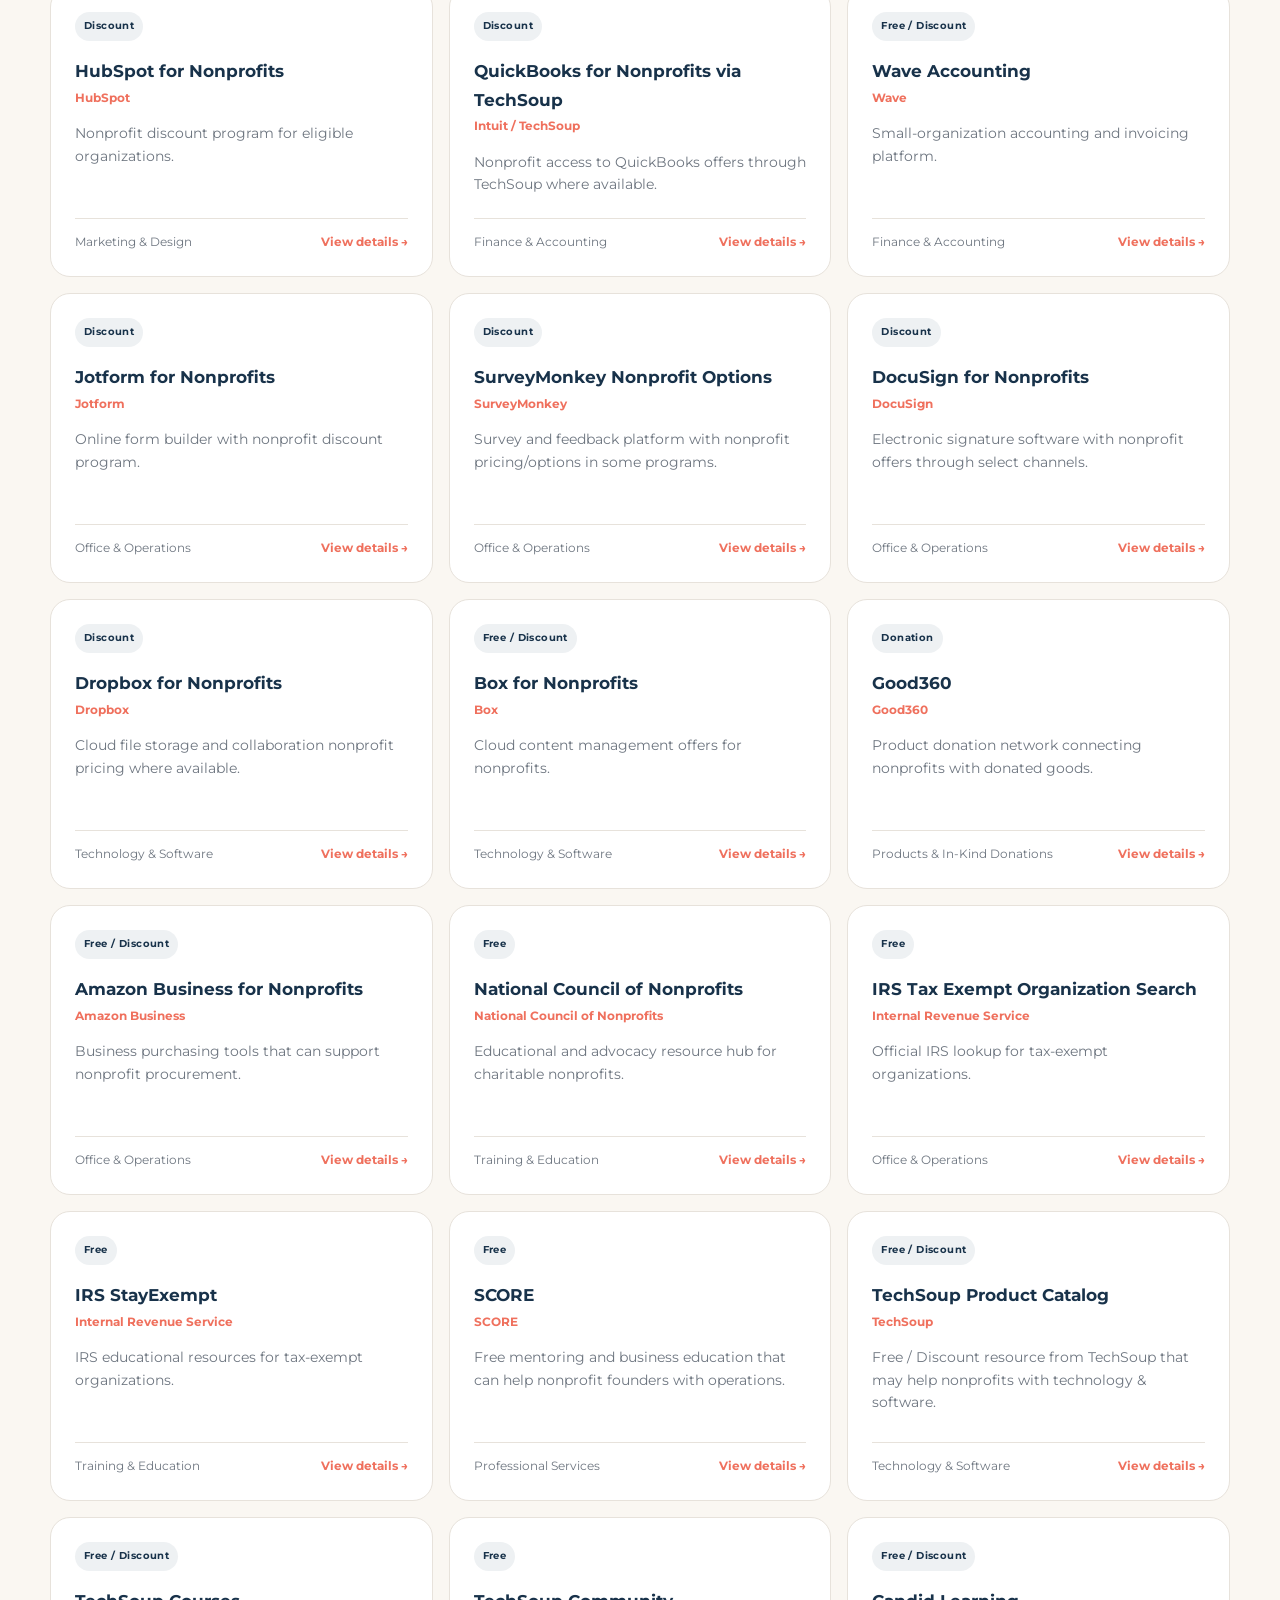
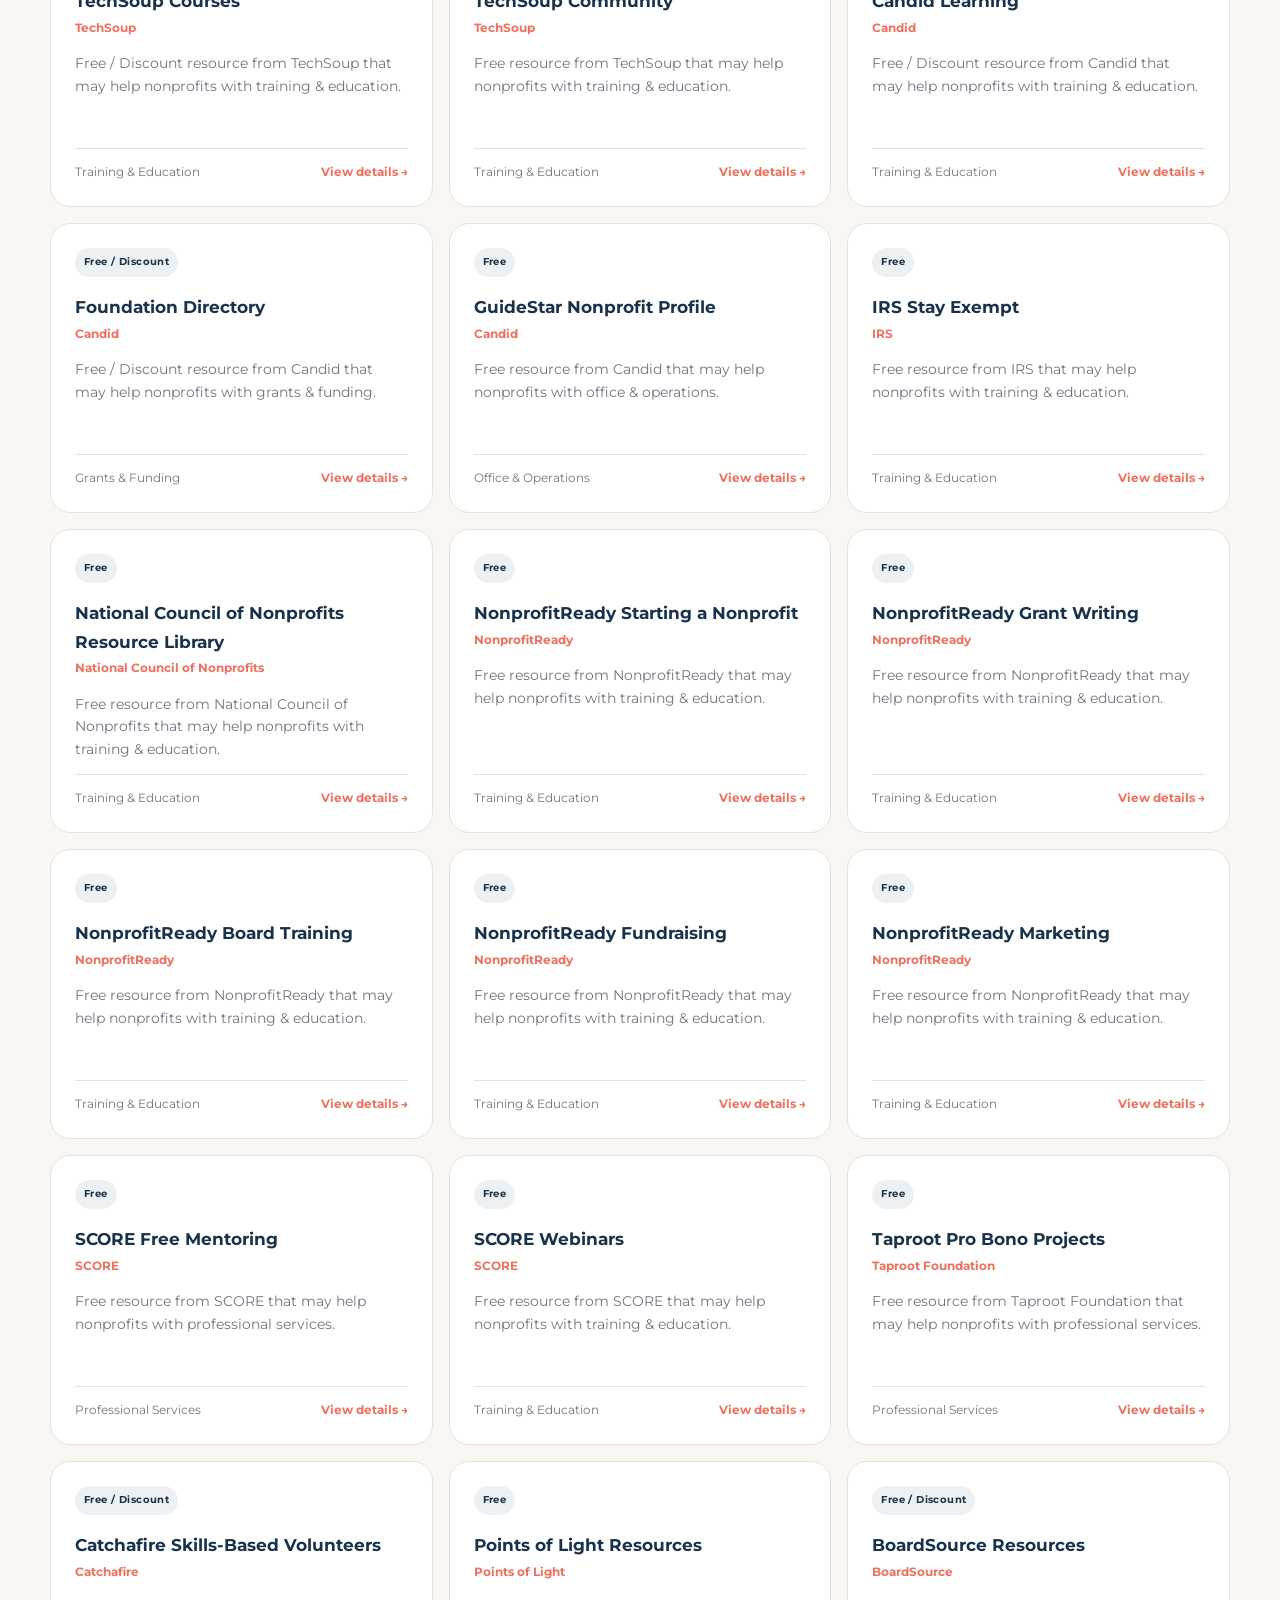
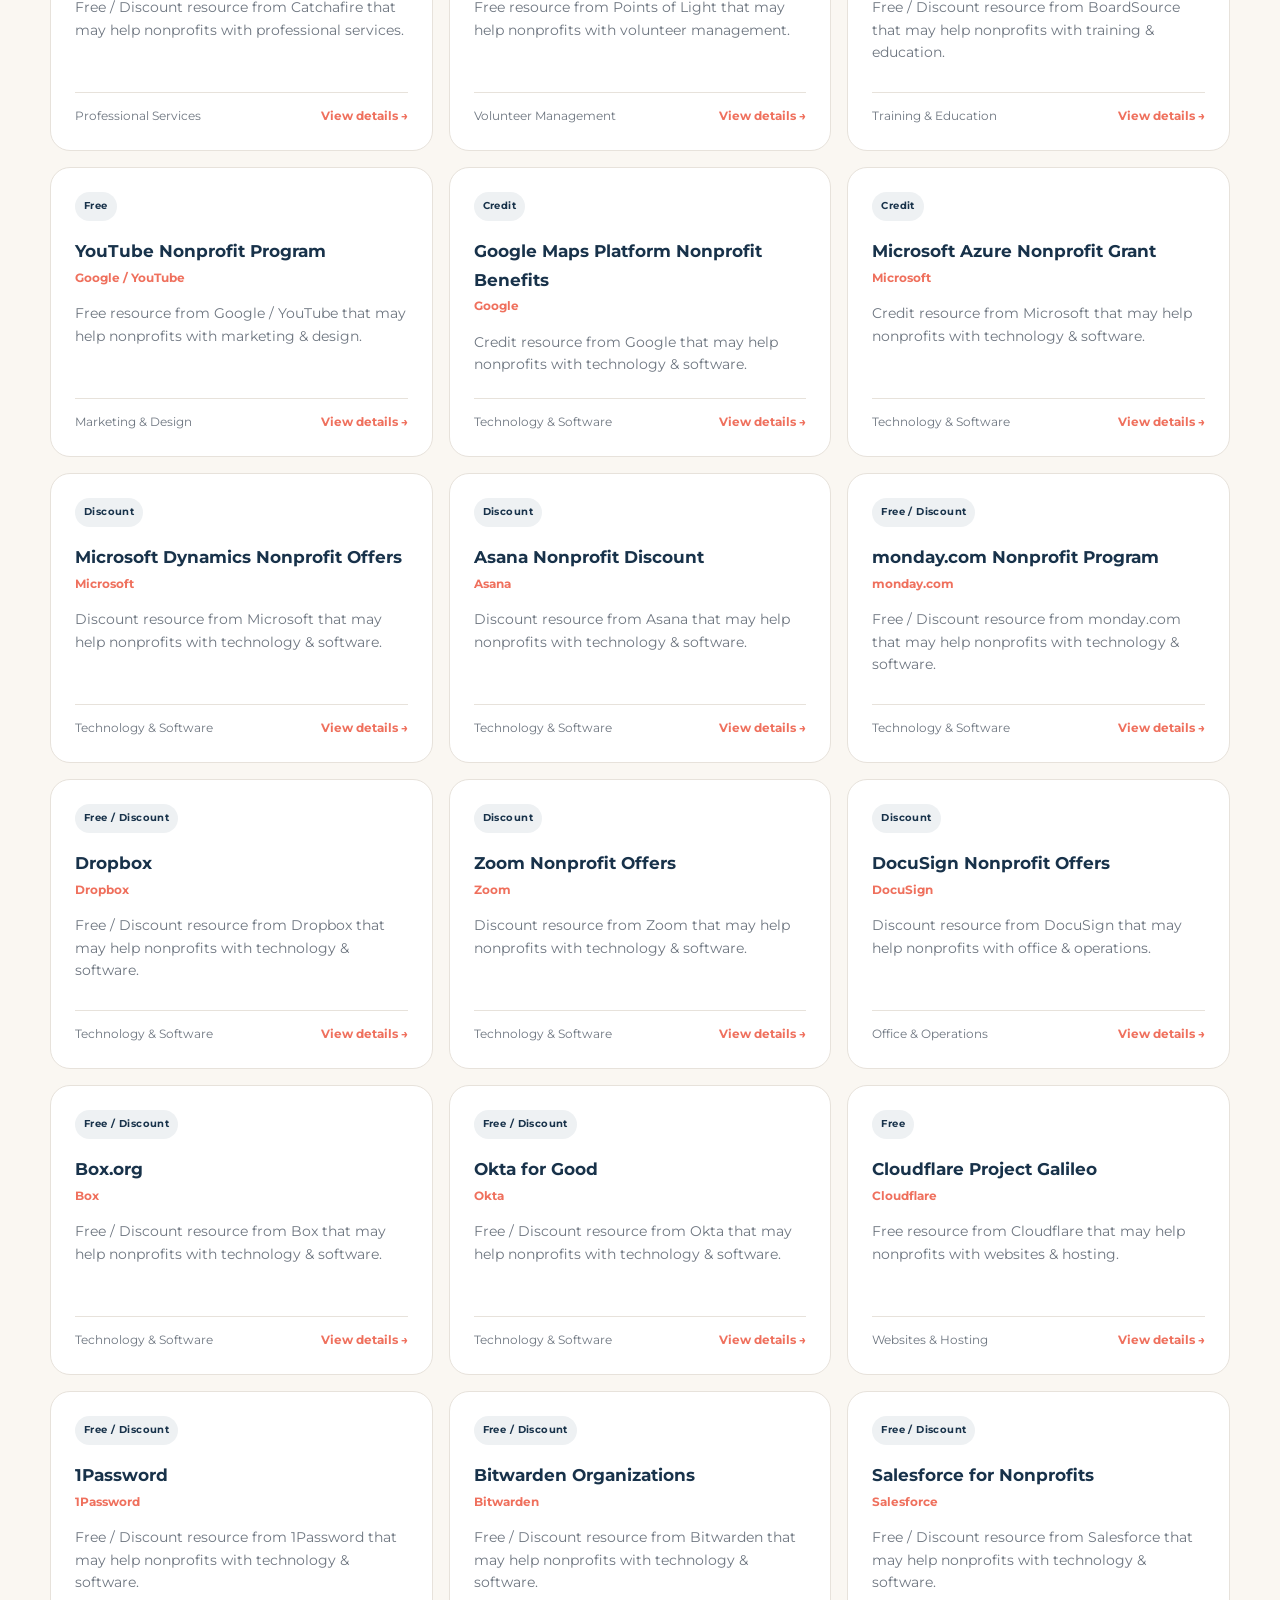
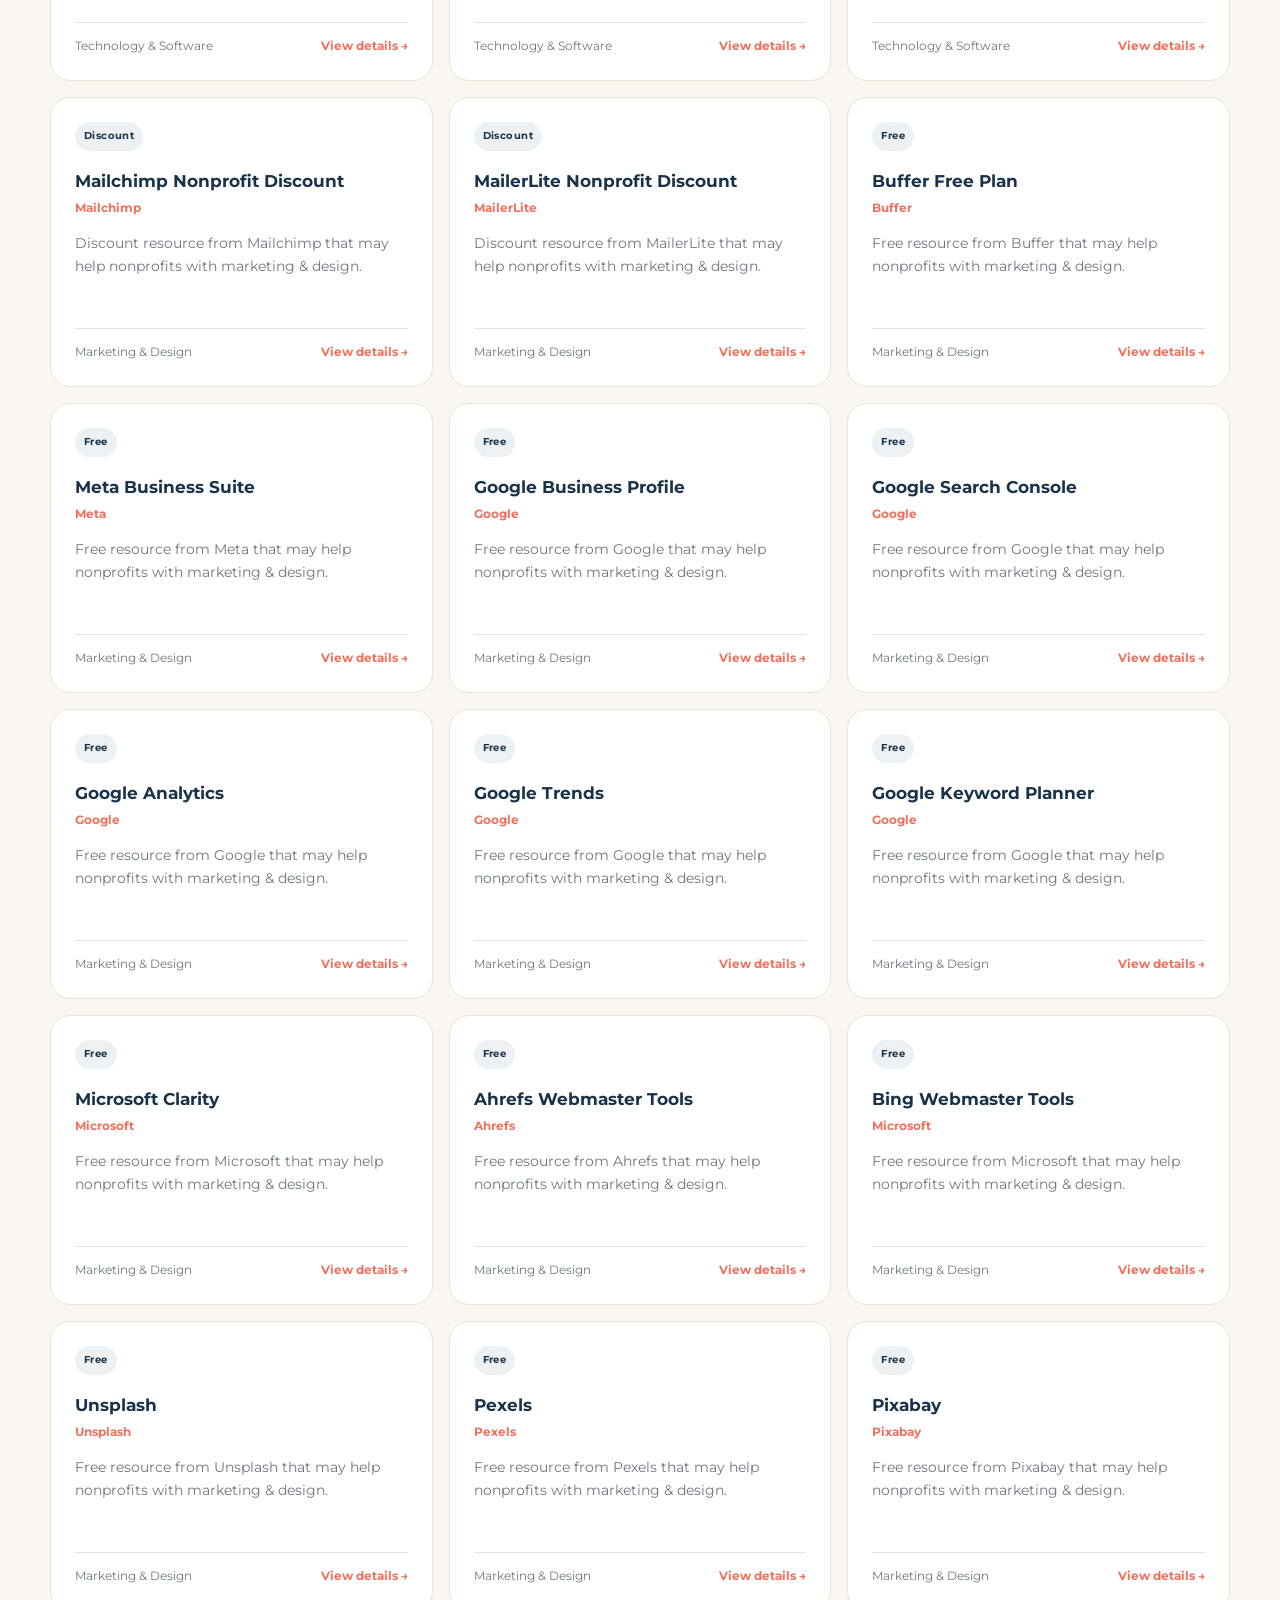
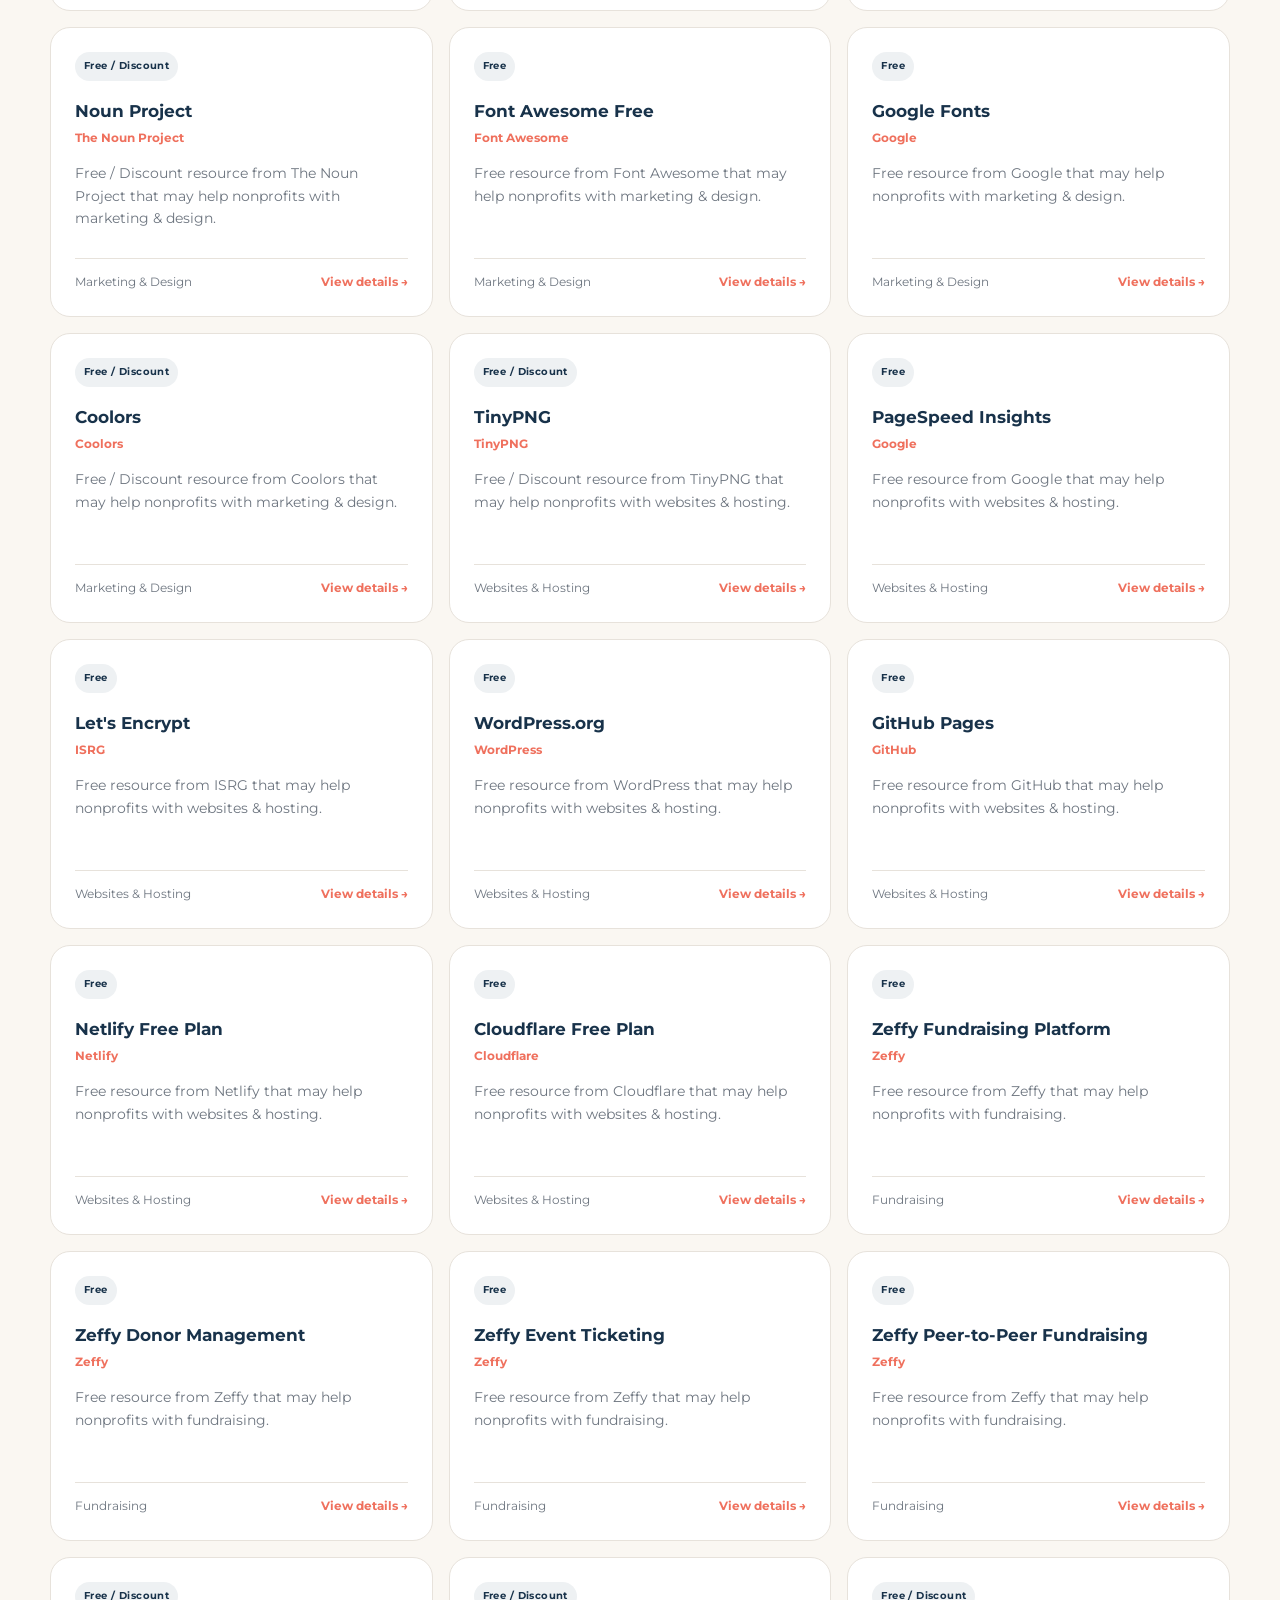
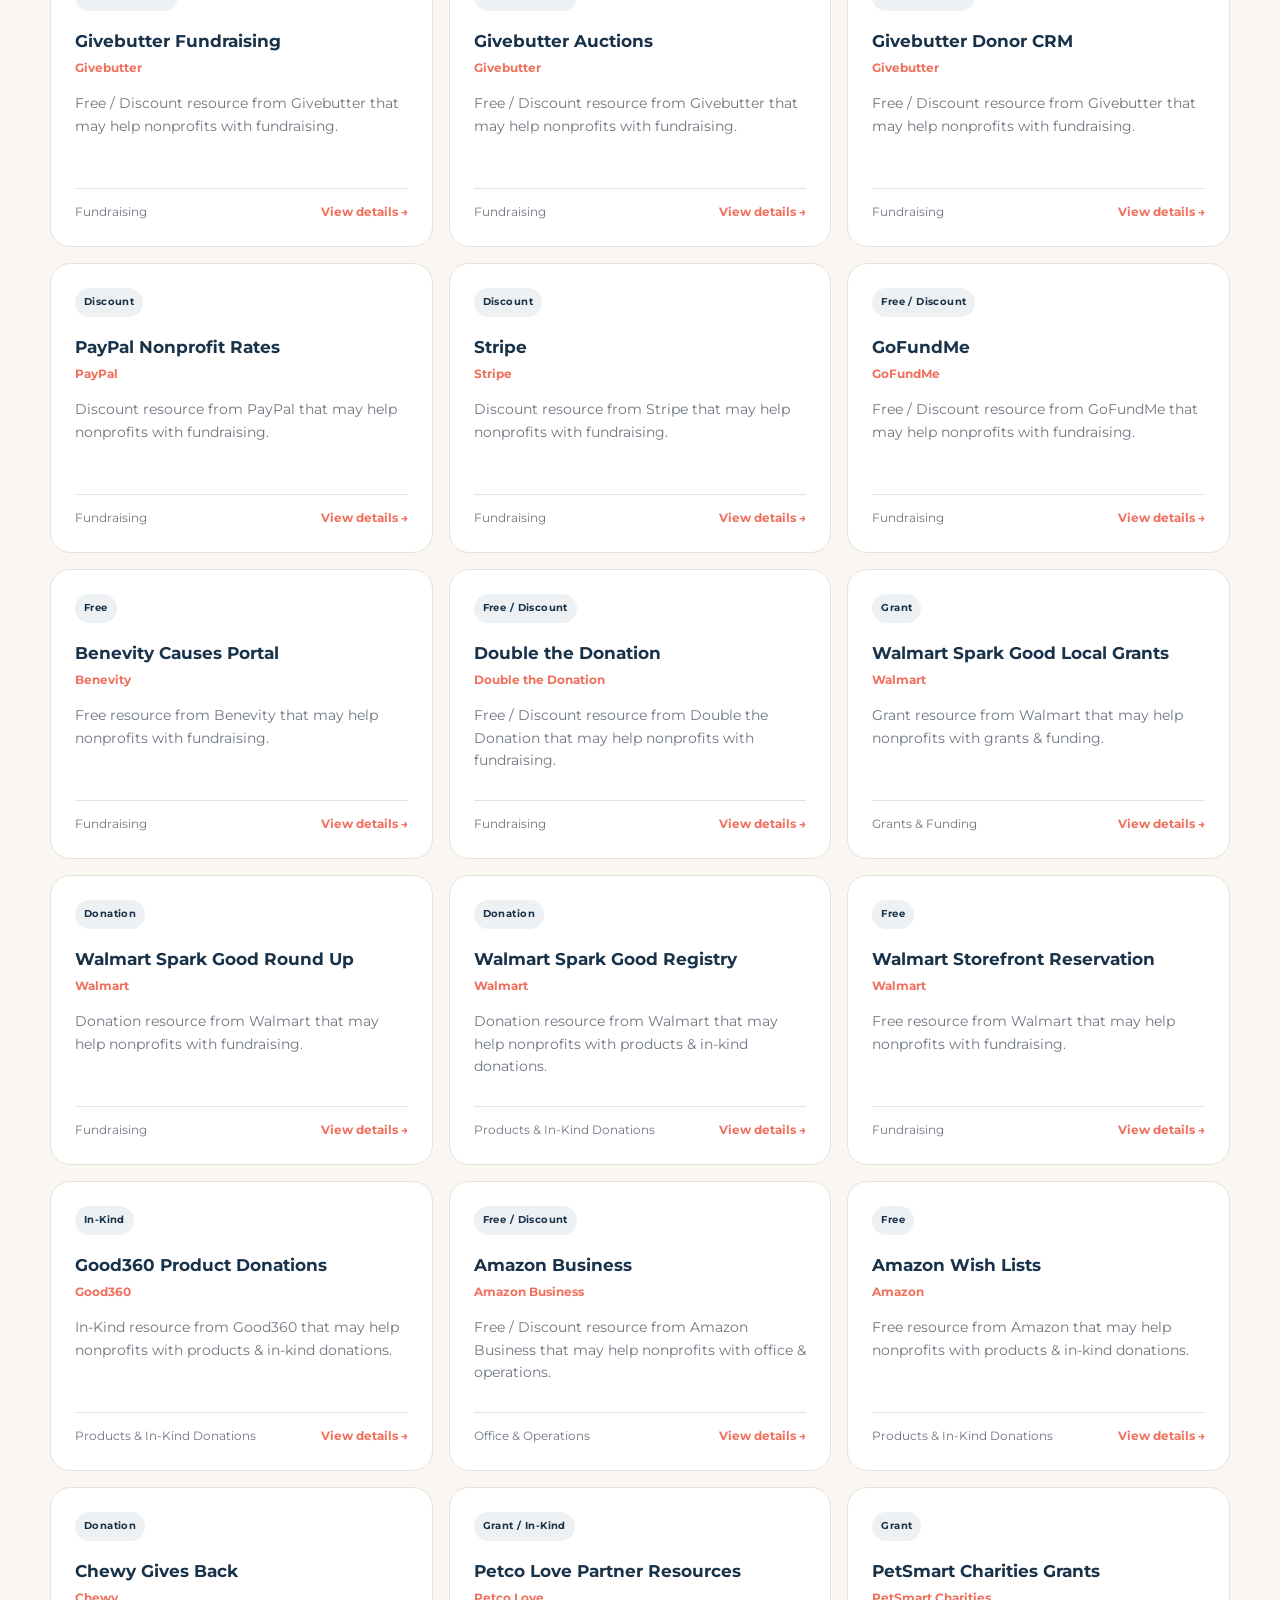
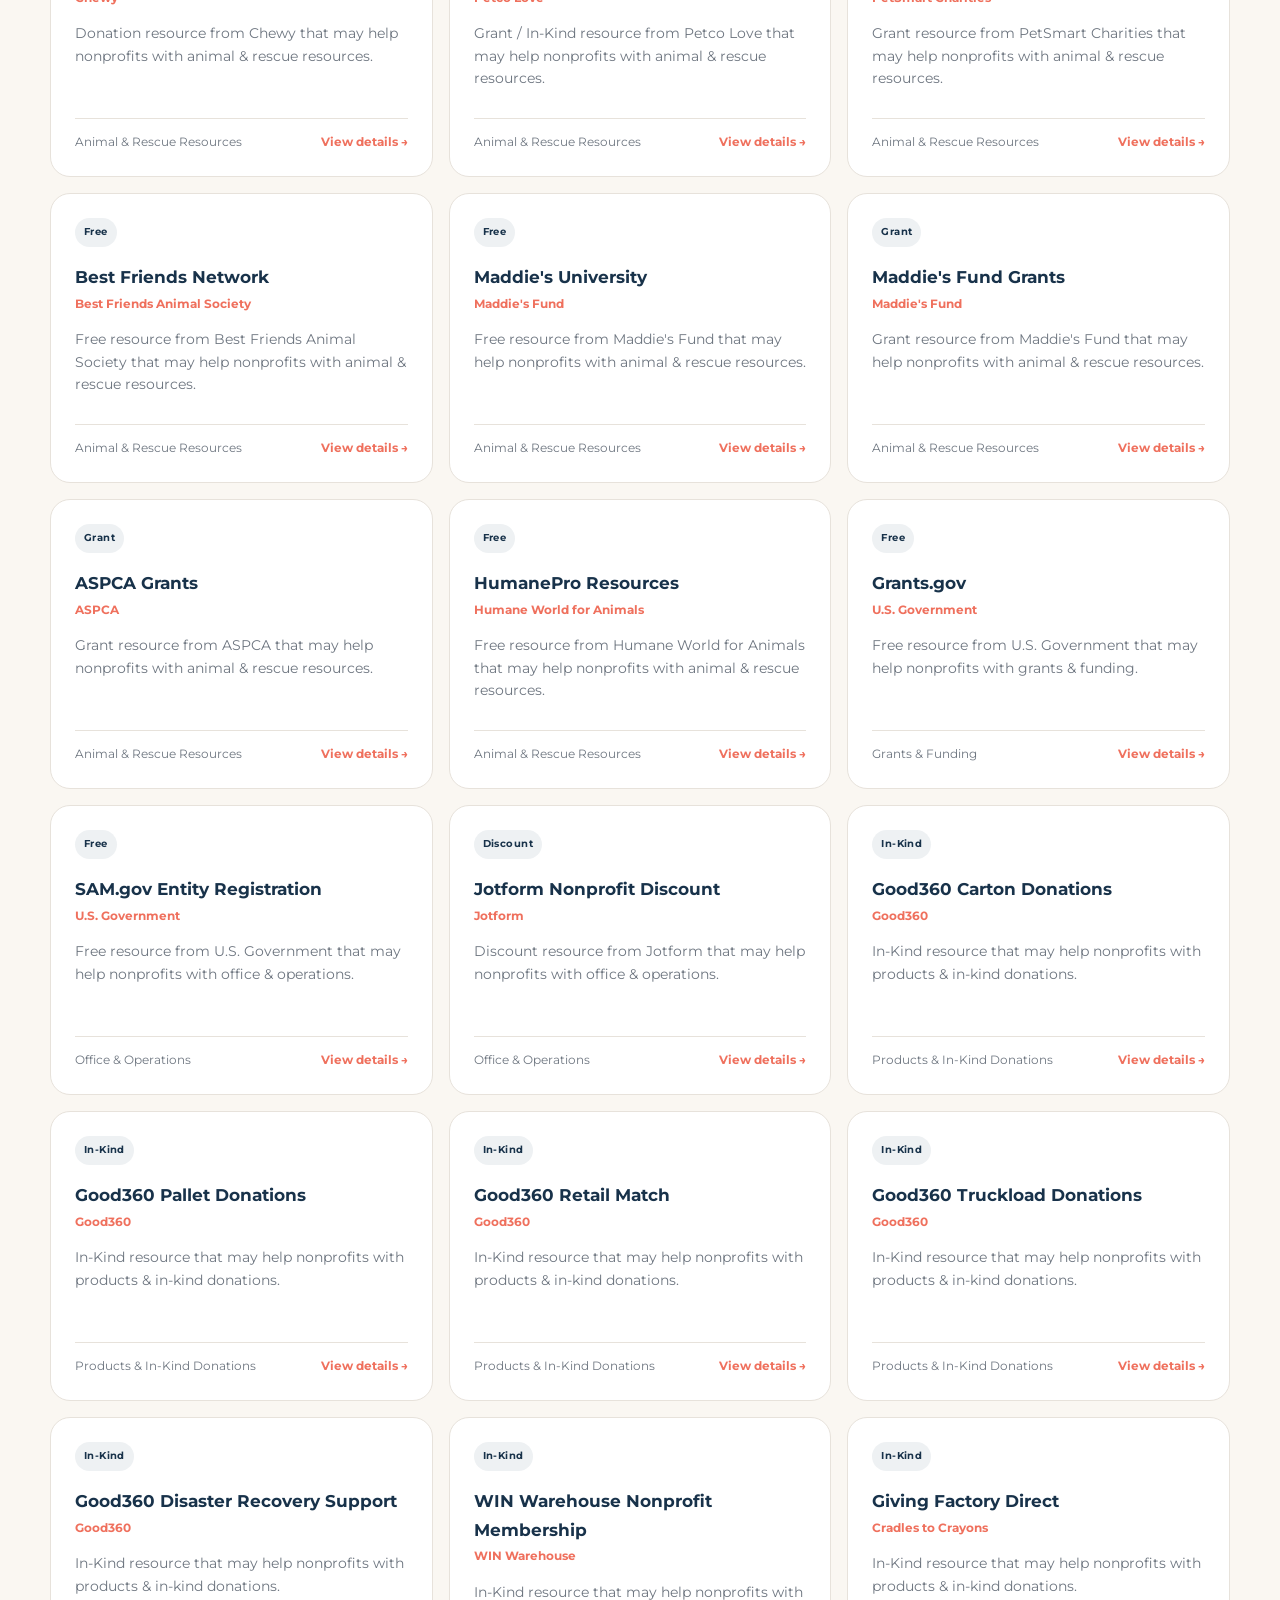
<file: category.html>
<!doctype html><html><head><title>Browse Category | The BAGG</title><meta charset="UTF-8"><meta name="viewport" content="width=device-width,initial-scale=1">
<link rel="preconnect" href="https://fonts.googleapis.com"><link rel="preconnect" href="https://fonts.gstatic.com" crossorigin>
<link href="https://fonts.googleapis.com/css2?family=Montserrat:wght@400;500;600;700&family=Playfair+Display:wght@600;700&display=swap" rel="stylesheet">
<link rel="stylesheet" href="styles.css"></head><body><header><div class="wrap nav"><a class="logo" href="index.html">THE BAGG<small>Building A Greater Good</small></a>
<nav><a href="browse.html">What's in the BAGG?</a><a href="browse.html">Resources</a><a href="founders.html">Founder Toolkit</a></nav></div></header>
<main class="section"><div class="wrap"><a class="back" href="browse.html">← All resources</a><div class="eyebrow">BROWSE THE BAGG</div>
<h1 id="categoryTitle" class="page-title">Resources</h1><p id="categoryIntro" class="lede">Scan the available resources and open anything you want to check out.</p>
<div class="controls"><input id="search" placeholder="Search this category..."><select id="offer"><option value="">All offer types</option></select>
<label class="check"><input type="checkbox" id="verified"> BAGG Verified only</label></div><div class="resultline"><strong id="count"></strong> resources</div>
<div id="cards" class="resource-grid"></div></div></main><footer><div class="wrap"><strong>The BAGG</strong> · Building A Greater Good</div></footer>
<script>window.CATEGORY_PAGE=true;</script><script src="resources.js"></script></body></html>
</file>
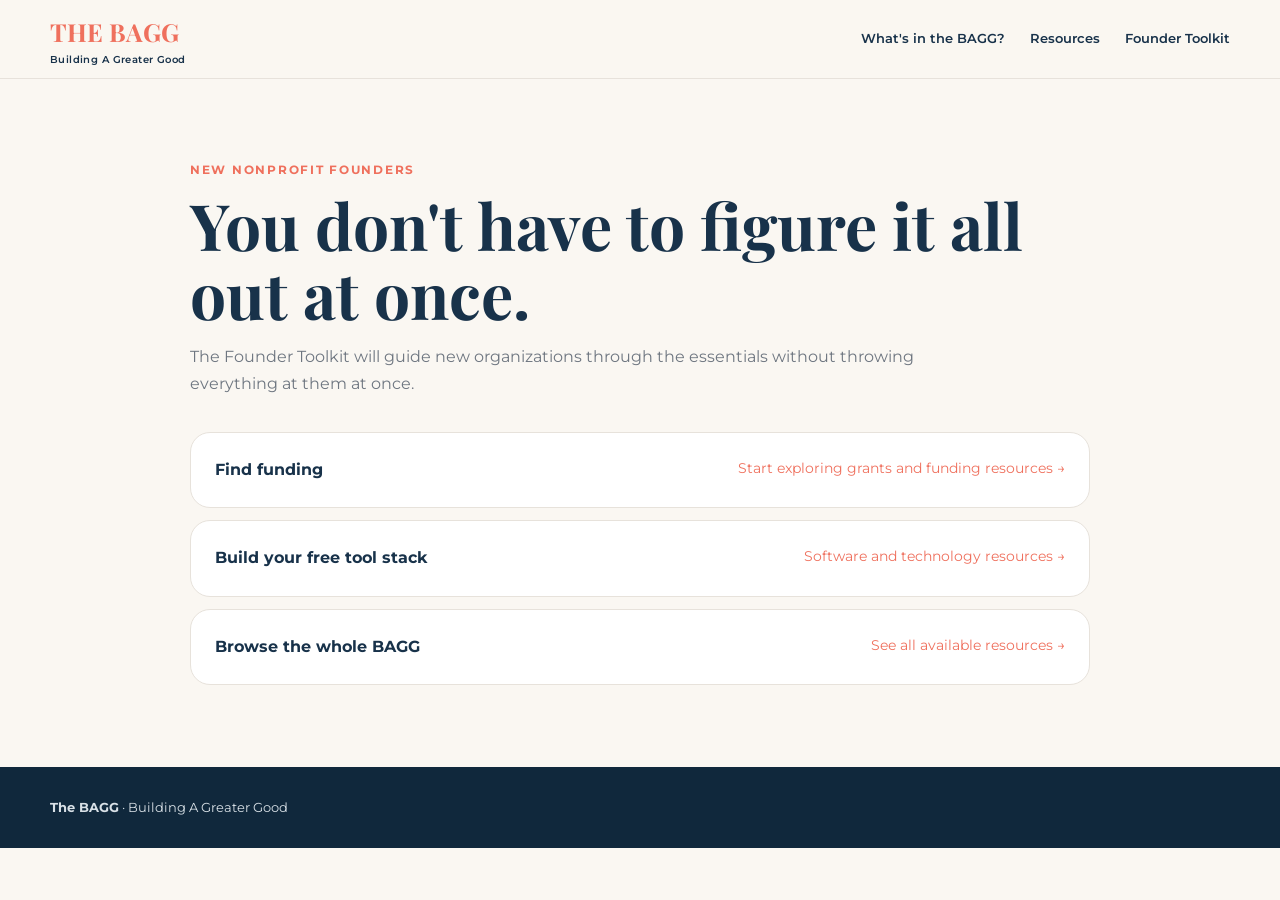
<file: founders.html>
<!doctype html><html><head><title>Founder Toolkit | The BAGG</title><meta charset="UTF-8"><meta name="viewport" content="width=device-width,initial-scale=1">
<link rel="preconnect" href="https://fonts.googleapis.com"><link rel="preconnect" href="https://fonts.gstatic.com" crossorigin>
<link href="https://fonts.googleapis.com/css2?family=Montserrat:wght@400;500;600;700&family=Playfair+Display:wght@600;700&display=swap" rel="stylesheet">
<link rel="stylesheet" href="styles.css"></head><body><header><div class="wrap nav"><a class="logo" href="index.html">THE BAGG<small>Building A Greater Good</small></a>
<nav><a href="browse.html">What's in the BAGG?</a><a href="browse.html">Resources</a><a href="founders.html">Founder Toolkit</a></nav></div></header>
<main class="section"><div class="wrap narrow"><div class="eyebrow">NEW NONPROFIT FOUNDERS</div><h1 class="page-title">You don't have to figure it all out at once.</h1>
<p class="lede">The Founder Toolkit will guide new organizations through the essentials without throwing everything at them at once.</p>
<div class="toolkit"><a href="browse.html?category=Grants%20%26%20Funding"><b>Find funding</b><span>Start exploring grants and funding resources →</span></a>
<a href="browse.html?category=Technology%20%26%20Software"><b>Build your free tool stack</b><span>Software and technology resources →</span></a>
<a href="browse.html"><b>Browse the whole BAGG</b><span>See all available resources →</span></a></div></div></main>
<footer><div class="wrap"><strong>The BAGG</strong> · Building A Greater Good</div></footer></body></html>
</file>
<file: styles.css>
:root{--navy:#18324A;--coral:#EF705D;--cream:#FAF7F2;--gold:#F2B84B;--sky:#8FC7D8;--ink:#30343B;--muted:#6E7680;--white:#fff;--line:#e7e2db}*{box-sizing:border-box}body{margin:0;background:var(--cream);color:var(--ink);font-family:Montserrat,sans-serif;line-height:1.65}a{text-decoration:none;color:inherit}.wrap{width:min(1180px,calc(100% - 40px));margin:auto}header{background:rgba(250,247,242,.95);border-bottom:1px solid var(--line);position:sticky;top:0;z-index:9}.nav{min-height:78px;display:flex;align-items:center;justify-content:space-between;gap:30px}.logo{font-family:"Playfair Display";font-weight:700;color:var(--coral);font-size:1.55rem}.logo small{display:block;font:600 .65rem Montserrat;color:var(--navy);letter-spacing:.04em}nav{display:flex;gap:25px;font-size:.82rem;font-weight:600;color:var(--navy)}.hero{padding:90px 0;background:radial-gradient(circle at 85% 15%,rgba(143,199,216,.25),transparent 30%)}.hero-grid{display:grid;grid-template-columns:1.3fr .7fr;gap:70px;align-items:center}.eyebrow{color:var(--coral);font-size:.72rem;font-weight:700;letter-spacing:.15em;margin-bottom:10px}h1,h2{font-family:"Playfair Display";color:var(--navy);line-height:1.08}.hero h1{font-size:clamp(3.1rem,6vw,5.7rem);margin:0 0 20px;letter-spacing:-.04em}.hero h1 em{color:var(--coral);font-style:normal}.hero p,.lede{color:var(--muted);max-width:760px}.searchbar,.controls{display:flex;gap:10px;flex-wrap:wrap;margin:28px 0}.searchbar input,.controls input,.controls select{min-height:50px;border:1px solid var(--line);border-radius:12px;background:white;padding:0 15px}.searchbar input{flex:1;min-width:230px}.searchbar button,.btn{border:0;border-radius:12px;background:var(--navy);color:white;padding:14px 20px;font-weight:700}.actions{display:flex;gap:10px;flex-wrap:wrap}.btn.ghost{background:white;color:var(--navy);border:1px solid var(--line)}.calm-card{background:white;border:1px solid var(--line);border-radius:28px;padding:38px;box-shadow:0 18px 45px rgba(24,50,74,.08)}.calm-card .big{font:700 4rem "Playfair Display";color:var(--coral)}.section{padding:82px 0}.section h2{font-size:2.6rem}.page-title{font-size:clamp(2.8rem,5vw,4.8rem);margin:.1em 0}.category-grid{display:grid;grid-template-columns:repeat(3,1fr);gap:16px;margin-top:32px}.category-card,.resource-card,.info-panel,.toolkit a{background:white;border:1px solid var(--line);border-radius:20px;padding:24px}.category-card h3{color:var(--navy);margin:0}.category-card p{color:var(--muted);font-size:.85rem}.category-card span{color:var(--coral);font-weight:700;font-size:.82rem}.controls input{flex:1;min-width:240px}.check{display:flex;align-items:center;gap:7px;background:white;border:1px solid var(--line);border-radius:12px;padding:0 15px}.check input{min-width:auto;min-height:auto}.resultline{margin:18px 0;color:var(--muted)}.resource-grid{display:grid;grid-template-columns:repeat(3,1fr);gap:16px}.resource-card{display:flex;flex-direction:column;min-height:290px}.badges{display:flex;gap:7px;flex-wrap:wrap}.badges span{font-size:.64rem;font-weight:700;letter-spacing:.04em;padding:6px 9px;border-radius:999px;background:#eef1f3;color:var(--navy)}.badges .verified{background:#e7f4f7}.badges .review{background:#fff5d8}.resource-card h3{color:var(--navy);font-size:1.08rem;margin:16px 0 2px}.provider{color:var(--coral);font-size:.78rem;font-weight:700}.resource-card p{color:var(--muted);font-size:.86rem;flex:1}.card-foot{border-top:1px solid var(--line);padding-top:14px;display:flex;justify-content:space-between;gap:10px;font-size:.72rem;color:var(--muted)}.card-foot a{color:var(--coral);font-weight:700}.back{display:inline-block;margin-bottom:25px;color:var(--coral);font-weight:700}.detail-wrap{max-width:900px}.big-provider{font-size:.95rem}.info-panel{margin-top:35px;padding:34px}.info-panel h2{font-size:2rem}.facts{display:grid;grid-template-columns:repeat(2,1fr);gap:1px;background:var(--line);border:1px solid var(--line);margin:25px 0}.facts div{background:white;padding:16px}.facts b{display:block;color:var(--navy);font-size:.72rem;text-transform:uppercase;margin-bottom:4px}.narrow{max-width:900px}.toolkit{display:grid;gap:12px;margin-top:35px}.toolkit a{display:flex;justify-content:space-between;gap:20px}.toolkit b{color:var(--navy)}.toolkit span{color:var(--coral);font-size:.85rem}footer{background:#10283c;color:#d8e0e6;padding:30px 0;font-size:.8rem}footer span{float:right}@media(max-width:850px){nav{display:none}.hero-grid,.category-grid,.resource-grid{grid-template-columns:1fr}.hero{padding:60px 0}.facts{grid-template-columns:1fr}}
</file>
